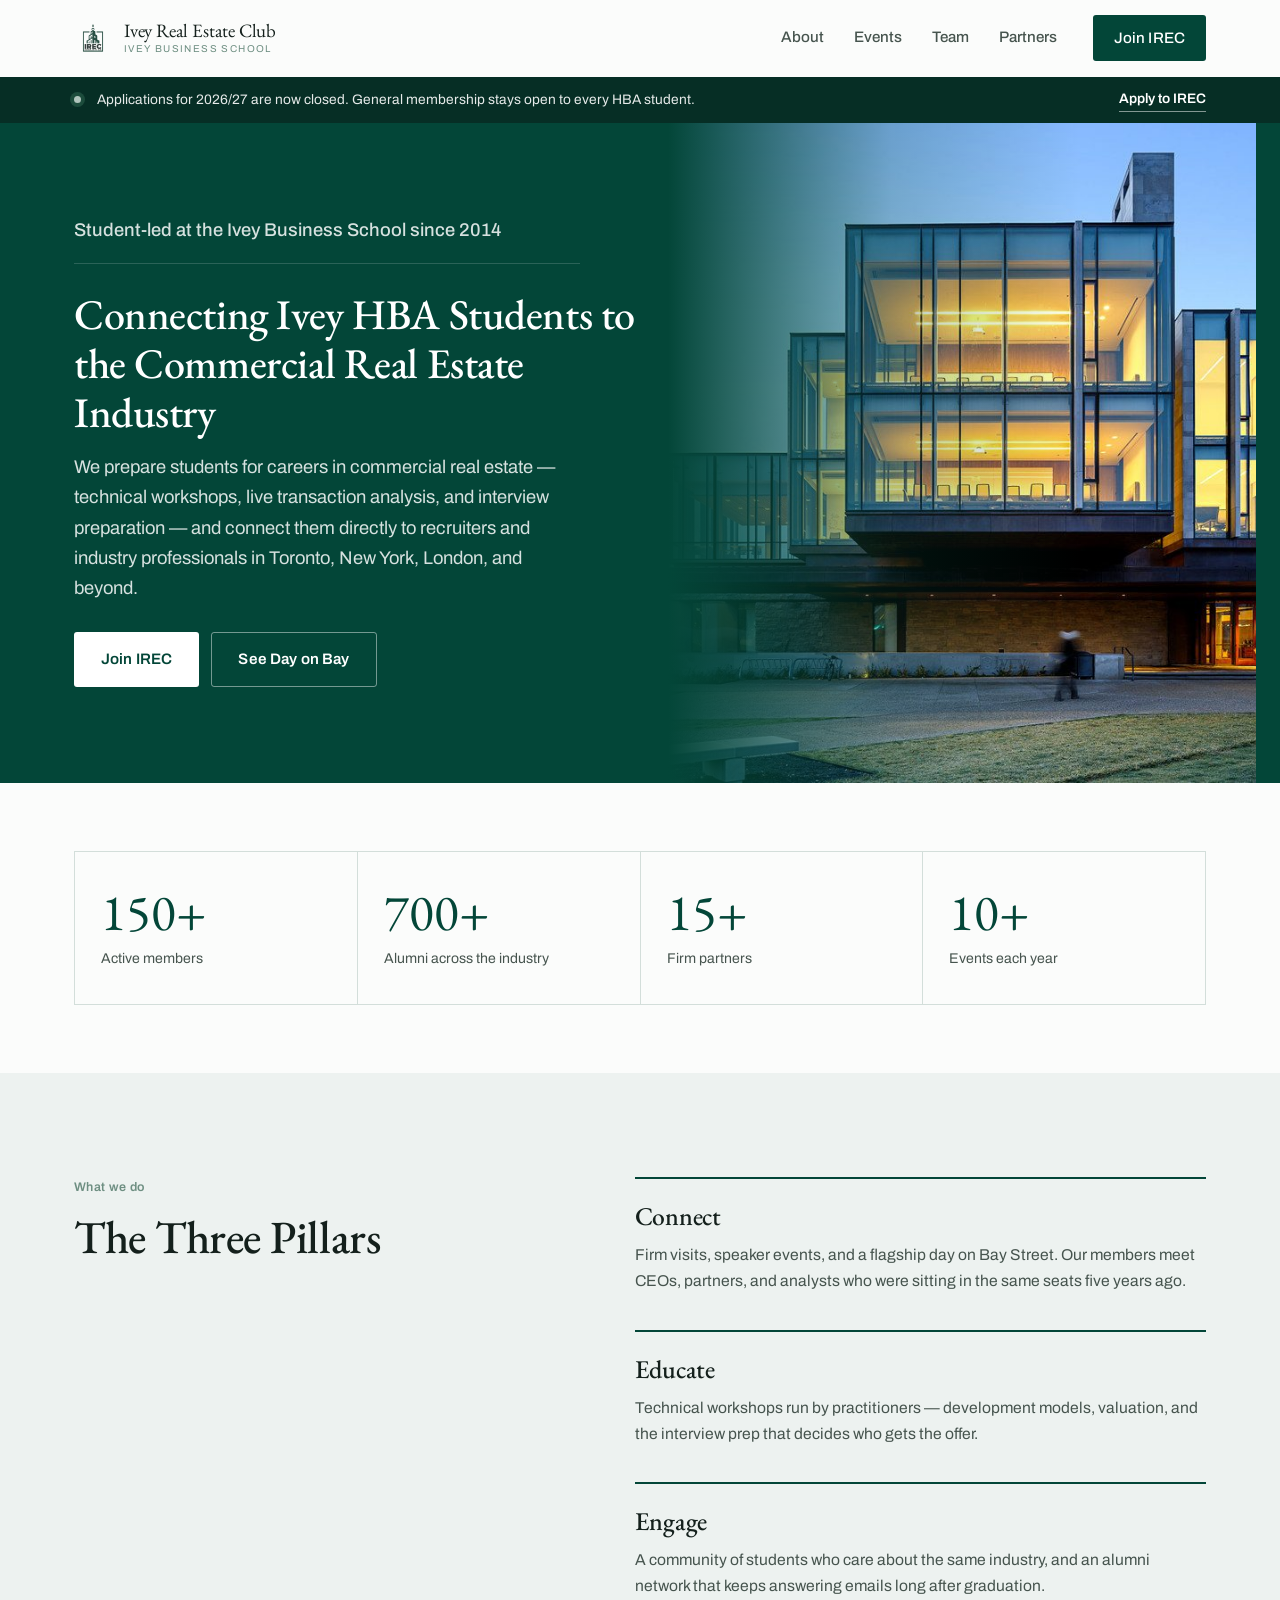
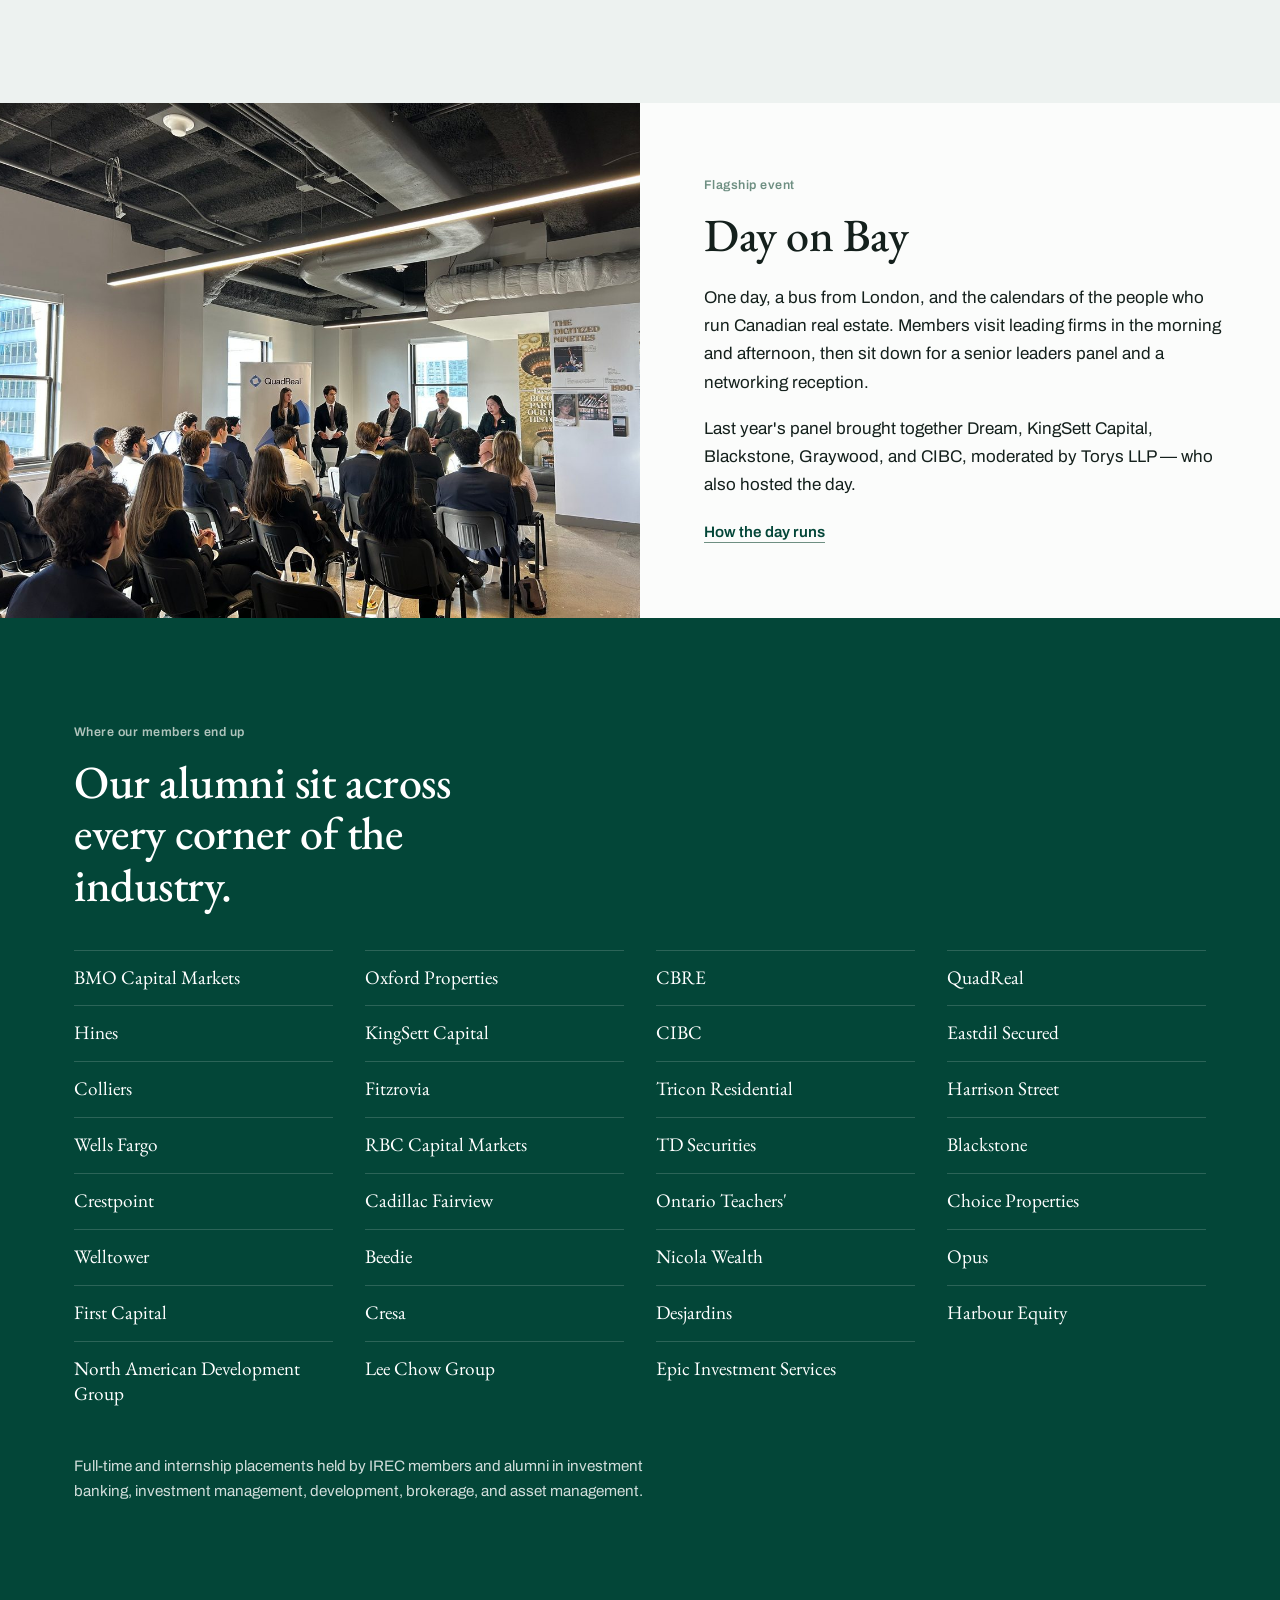
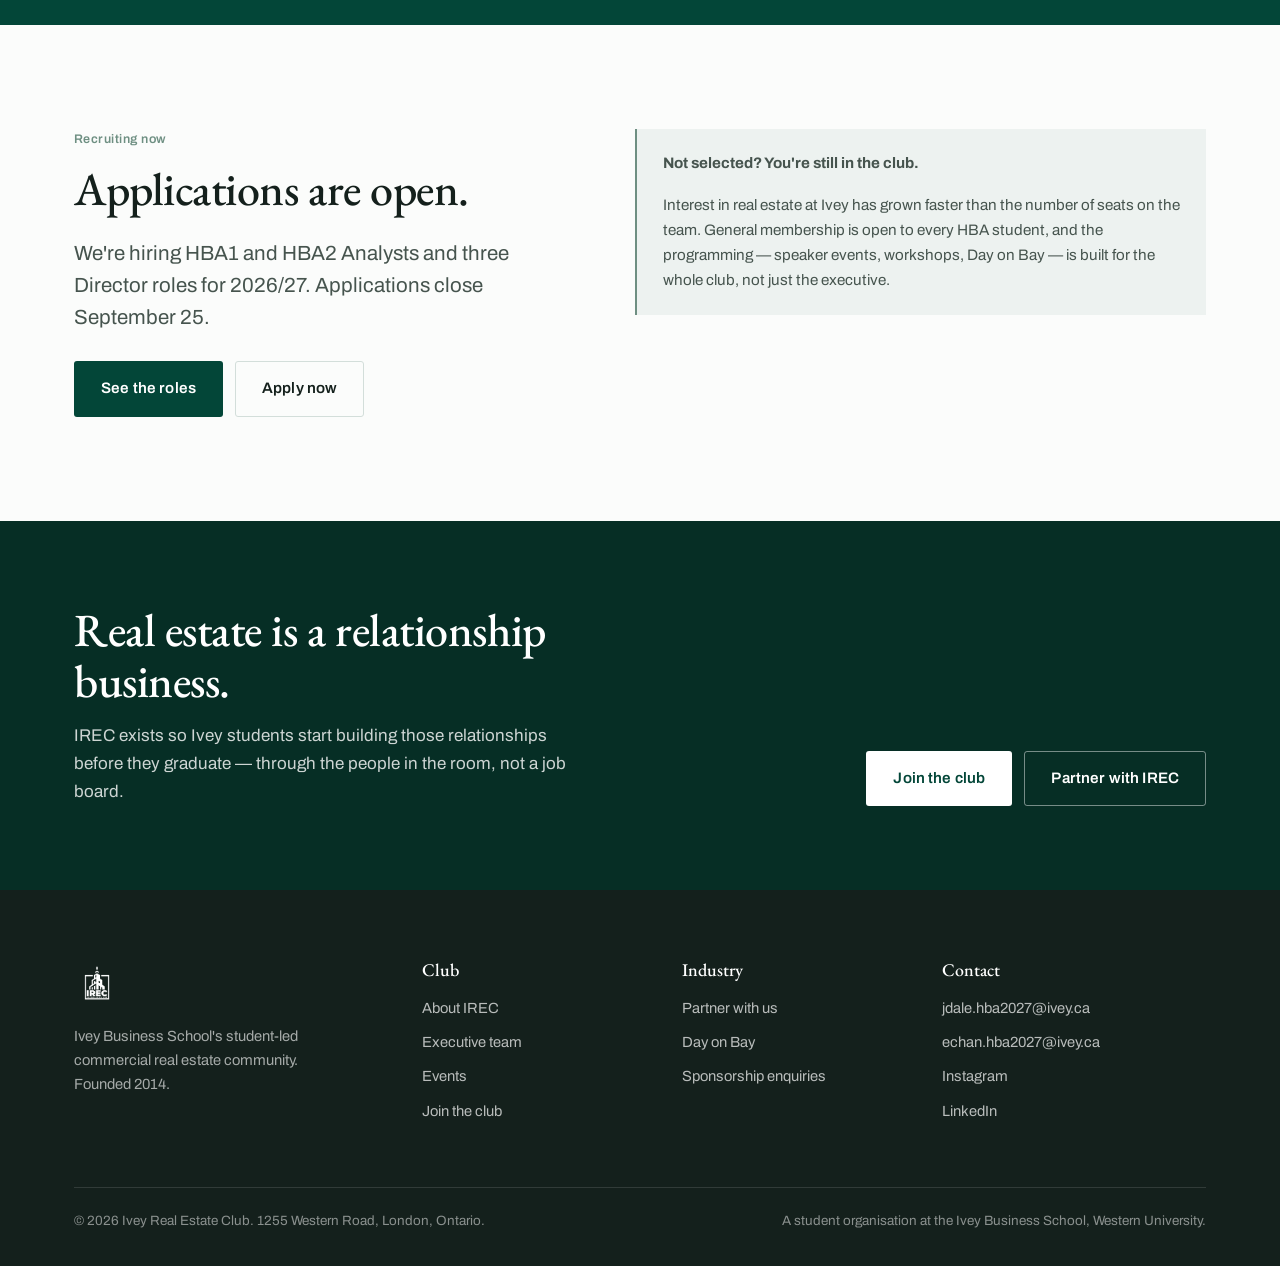
<file: index.html>
<!DOCTYPE html>
<html lang="en">
<head>
<meta charset="utf-8">
<meta name="viewport" content="width=device-width, initial-scale=1">
<title>Ivey Real Estate Club — Ivey Business School</title>
<meta name="description" content="IREC is Ivey Business School's student-led commercial real estate community, connecting HBA students to the industry through Day on Bay, firm visits, technical workshops, and one of Canada's strongest student alumni networks.">
<meta property="og:title" content="Ivey Real Estate Club — Ivey Business School">
<meta property="og:description" content="IREC is Ivey Business School's student-led commercial real estate community, connecting HBA students to the industry through Day on Bay, firm visits, technical workshops, and one of Canada's strongest student alumni networks.">
<meta property="og:type" content="website">
<meta property="og:image" content="assets/photos/dob-group.jpg">
<meta name="theme-color" content="#034638">
<link rel="icon" href="assets/logos/irec.png">
<link rel="preconnect" href="https://fonts.googleapis.com">
<link rel="preconnect" href="https://fonts.gstatic.com" crossorigin>
<link href="https://fonts.googleapis.com/css2?family=Archivo:wght@400;500;600&family=EB+Garamond:wght@400;500;600&display=swap" rel="stylesheet">
<link rel="stylesheet" href="css/style.css">
</head>
<body>
<a class="skip" href="#main">Skip to content</a>

<header class="header">
  <div class="wrap header__inner">
    <a class="brand" href="index.html">
      <img src="assets/logos/irec.png" alt="">
      <span class="brand__name">Ivey Real Estate Club
        <span class="brand__sub">Ivey Business School</span>
      </span>
    </a>
    <button class="nav-toggle" aria-expanded="false" aria-controls="site-nav" aria-label="Open menu">
      <span></span><span></span><span></span>
    </button>
    <nav class="nav" id="site-nav" aria-label="Main">
        <a href="about.html">About</a>
        <a href="events.html">Events</a>
        <a href="team.html">Team</a>
        <a href="partners.html">Partners</a>
      <a class="btn btn--solid" href="join.html">Join IREC</a>
    </nav>
  </div>
</header>
  <div class="status" data-countdown="2026-09-25T23:59:00">
    <div class="wrap status__inner">
      <span class="status__dot" aria-hidden="true"></span>
      <span class="status__text" data-countdown-text>Analyst and Director applications for 2026/27 are open until September&nbsp;25.</span>
      <a href="join.html">Apply to IREC</a>
    </div>
  </div>

<main id="main">
<section class="hero">
  <div class="wrap">
    <div class="hero__grid">
      <div class="hero__copy">
        <p class="hero__eyebrow">Student-led at the Ivey Business School since 2014</p>
        <h1 class="h1--long">Connecting Ivey HBA Students to the Commercial Real Estate Industry</h1>
        <p>We prepare students for careers in commercial real estate — technical workshops, live transaction analysis, and interview preparation — and connect them directly to recruiters and industry professionals in Toronto, New York, London, and beyond.</p>
        <div class="btn-row">
          <a class="btn btn--light" href="join.html">Join IREC</a>
          <a class="btn btn--outline-light" href="events.html#day-on-bay">See Day on Bay</a>
        </div>
      </div>
      <div class="hero__media">
        <img src="assets/photos/ivey-building-dusk.jpg" alt="The Ivey Business School building at dusk" width="1600" height="1067">
      </div>
    </div>
  </div>
</section>

<section class="section--tight">
  <div class="wrap">
    <div class="stats">
      <div class="stat"><div class="stat__n">150+</div><div class="stat__l">Active members</div></div>
      <div class="stat"><div class="stat__n">700+</div><div class="stat__l">Alumni across the industry</div></div>
      <div class="stat"><div class="stat__n">15+</div><div class="stat__l">Firm partners</div></div>
      <div class="stat"><div class="stat__n">10+</div><div class="stat__l">Events each year</div></div>
    </div>
  </div>
</section>

<section class="section section--mist">
  <div class="wrap">
    <div class="grid grid--split">
      <div>
        <span class="kicker">What we do</span>
        <h2>The Three Pillars</h2>
      </div>
      <div class="grid" style="gap:36px">
        <div class="pillar">
          <h3>Connect</h3>
          <p>Firm visits, speaker events, and a flagship day on Bay Street. Our members meet CEOs, partners, and analysts who were sitting in the same seats five years ago.</p>
        </div>
        <div class="pillar">
          <h3>Educate</h3>
          <p>Technical workshops run by practitioners — development models, valuation, and the interview prep that decides who gets the offer.</p>
        </div>
        <div class="pillar">
          <h3>Engage</h3>
          <p>A community of students who care about the same industry, and an alumni network that keeps answering emails long after graduation.</p>
        </div>
      </div>
    </div>
  </div>
</section>

<section class="feature" id="day-on-bay">
  <div class="feature__media">
    <img src="assets/photos/dob-panel-2.jpg" alt="Senior real estate leaders on the Day on Bay panel" loading="lazy">
  </div>
  <div class="feature__body">
    <div class="wrap" style="padding:0;max-width:520px;margin:0">
      <span class="kicker">Flagship event</span>
      <h2>Day on Bay</h2>
      <p>One day, a bus from London, and the calendars of the people who run Canadian real estate. Members visit leading firms in the morning and afternoon, then sit down for a senior leaders panel and a networking reception.</p>
      <p>Last year's panel brought together Dream, KingSett Capital, Blackstone, Graywood, and CIBC, moderated by Torys LLP — who also hosted the day.</p>
      <a class="textlink" href="events.html#day-on-bay">How the day runs</a>
    </div>
  </div>
</section>

<section class="section section--forest">
  <div class="wrap">
    <span class="kicker">Where our members end up</span>
    <h2 style="max-width:18ch">Our alumni sit across every corner of the industry.</h2>
    <div class="wall" style="margin-top:38px">
      <span>BMO Capital Markets</span>
      <span>Oxford Properties</span>
      <span>CBRE</span>
      <span>QuadReal</span>
      <span>Hines</span>
      <span>KingSett Capital</span>
      <span>CIBC</span>
      <span>Eastdil Secured</span>
      <span>Colliers</span>
      <span>Fitzrovia</span>
      <span>Tricon Residential</span>
      <span>Harrison Street</span>
      <span>Wells Fargo</span>
      <span>RBC Capital Markets</span>
      <span>TD Securities</span>
      <span>Blackstone</span>
      <span>Crestpoint</span>
      <span>Cadillac Fairview</span>
      <span>Ontario Teachers'</span>
      <span>Choice Properties</span>
      <span>Welltower</span>
      <span>Beedie</span>
      <span>Nicola Wealth</span>
      <span>Opus</span>
      <span>First Capital</span>
      <span>Cresa</span>
      <span>Desjardins</span>
      <span>Harbour Equity</span>
      <span>North American Development Group</span>
      <span>Lee Chow Group</span>
      <span>Epic Investment Services</span>
    </div>
    <p style="margin-top:32px;font-size:.95rem">Full-time and internship placements held by IREC members and alumni in investment banking, investment management, development, brokerage, and asset management.</p>
  </div>
</section>

<section class="section">
  <div class="wrap">
    <div class="grid grid--split">
      <div>
        <span class="kicker">Recruiting now</span>
        <h2>Applications are open.</h2>
        <p class="lede">We're hiring HBA1 and HBA2 Analysts and three Director roles for 2026/27. Applications close September&nbsp;25.</p>
        <div class="btn-row">
          <a class="btn btn--solid" href="join.html">See the roles</a>
          <a class="btn btn--ghost" href="https://forms.gle/v6hqvXNeYxCrPAKw6" rel="noopener">Apply now</a>
        </div>
      </div>
      <div class="note">
        <p><strong>Not selected? You're still in the club.</strong></p>
        <p>Interest in real estate at Ivey has grown faster than the number of seats on the team. General membership is open to every HBA student, and the programming — speaker events, workshops, Day on Bay — is built for the whole club, not just the executive.</p>
      </div>
    </div>
  </div>
</section>

<section class="cta">
  <div class="wrap cta__inner">
    <div>
      <h2>Real estate is a relationship business.</h2>
      <p style="margin-bottom:0">IREC exists so Ivey students start building those relationships before they graduate — through the people in the room, not a job board.</p>
    </div>
    <div class="btn-row">
      <a class="btn btn--light" href="join.html">Join the club</a>
      <a class="btn btn--outline-light" href="partners.html">Partner with IREC</a>
    </div>
  </div>
</section>
</main>

<footer class="footer">
  <div class="wrap">
    <div class="footer__grid">
      <div class="footer__brand">
        <img src="assets/logos/irec-white.png" alt="Ivey Real Estate Club">
        <p>Ivey Business School's student-led commercial real estate community. Founded 2014.</p>
      </div>
      <div>
        <h4>Club</h4>
        <ul>
          <li><a href="about.html">About IREC</a></li>
          <li><a href="team.html">Executive team</a></li>
          <li><a href="events.html">Events</a></li>
          <li><a href="join.html">Join the club</a></li>
        </ul>
      </div>
      <div>
        <h4>Industry</h4>
        <ul>
          <li><a href="partners.html">Partner with us</a></li>
          <li><a href="events.html#day-on-bay">Day on Bay</a></li>
          <li><a href="mailto:jdale.hba2027@ivey.ca,echan.hba2027@ivey.ca?subject=Ivey%20Real%20Estate%20Club%20partnership">Sponsorship enquiries</a></li>
        </ul>
      </div>
      <div>
        <h4>Contact</h4>
        <ul>
          <li><a href="mailto:jdale.hba2027@ivey.ca">jdale.hba2027@ivey.ca</a></li>
          <li><a href="mailto:echan.hba2027@ivey.ca">echan.hba2027@ivey.ca</a></li>
          <li><a href="https://www.instagram.com/iveyrealestateclub/" rel="noopener">Instagram</a></li>
          <li><a href="https://ca.linkedin.com/company/iveyrealestateclub" rel="noopener">LinkedIn</a></li>
        </ul>
      </div>
    </div>
    <div class="footer__base">
      <span>&copy; 2026 Ivey Real Estate Club. 1255 Western Road, London, Ontario.</span>
      <span>A student organisation at the Ivey Business School, Western University.</span>
    </div>
  </div>
</footer>

<script src="js/main.js"></script>
</body>
</html>
</file>
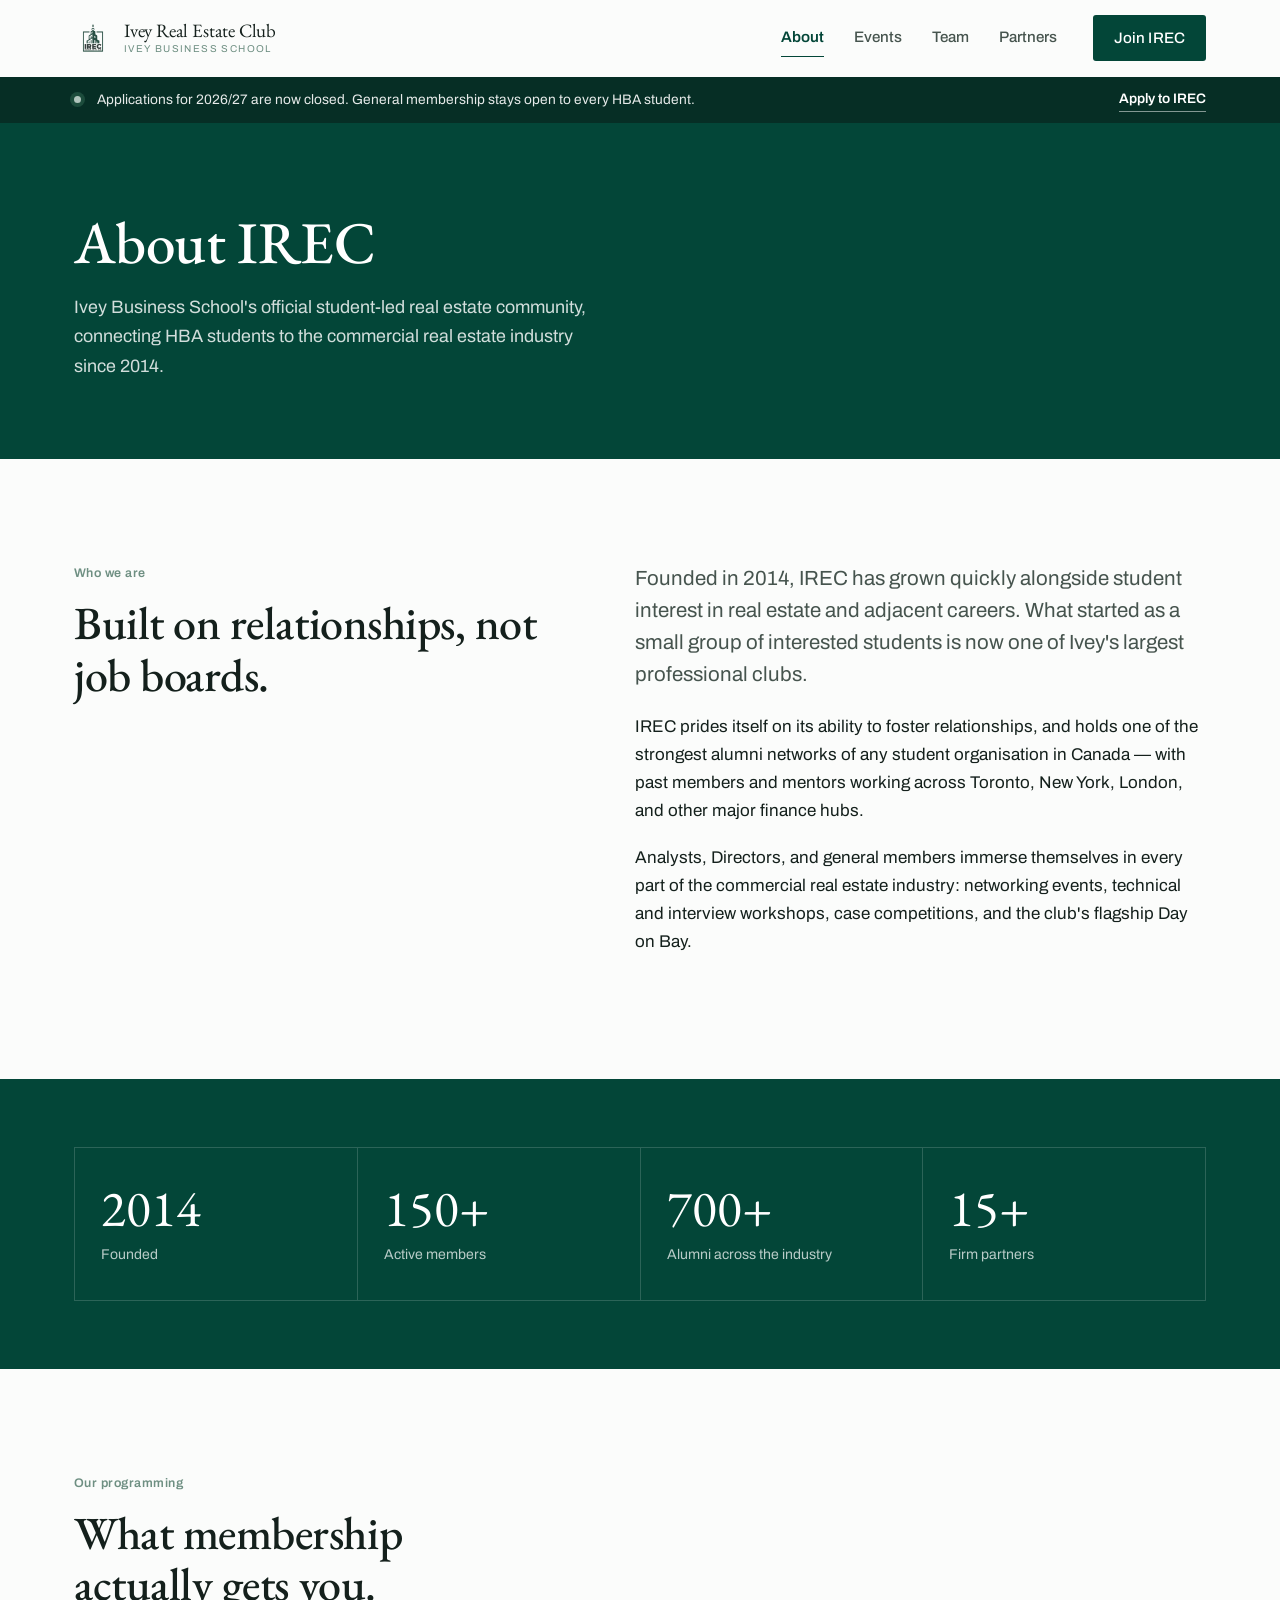
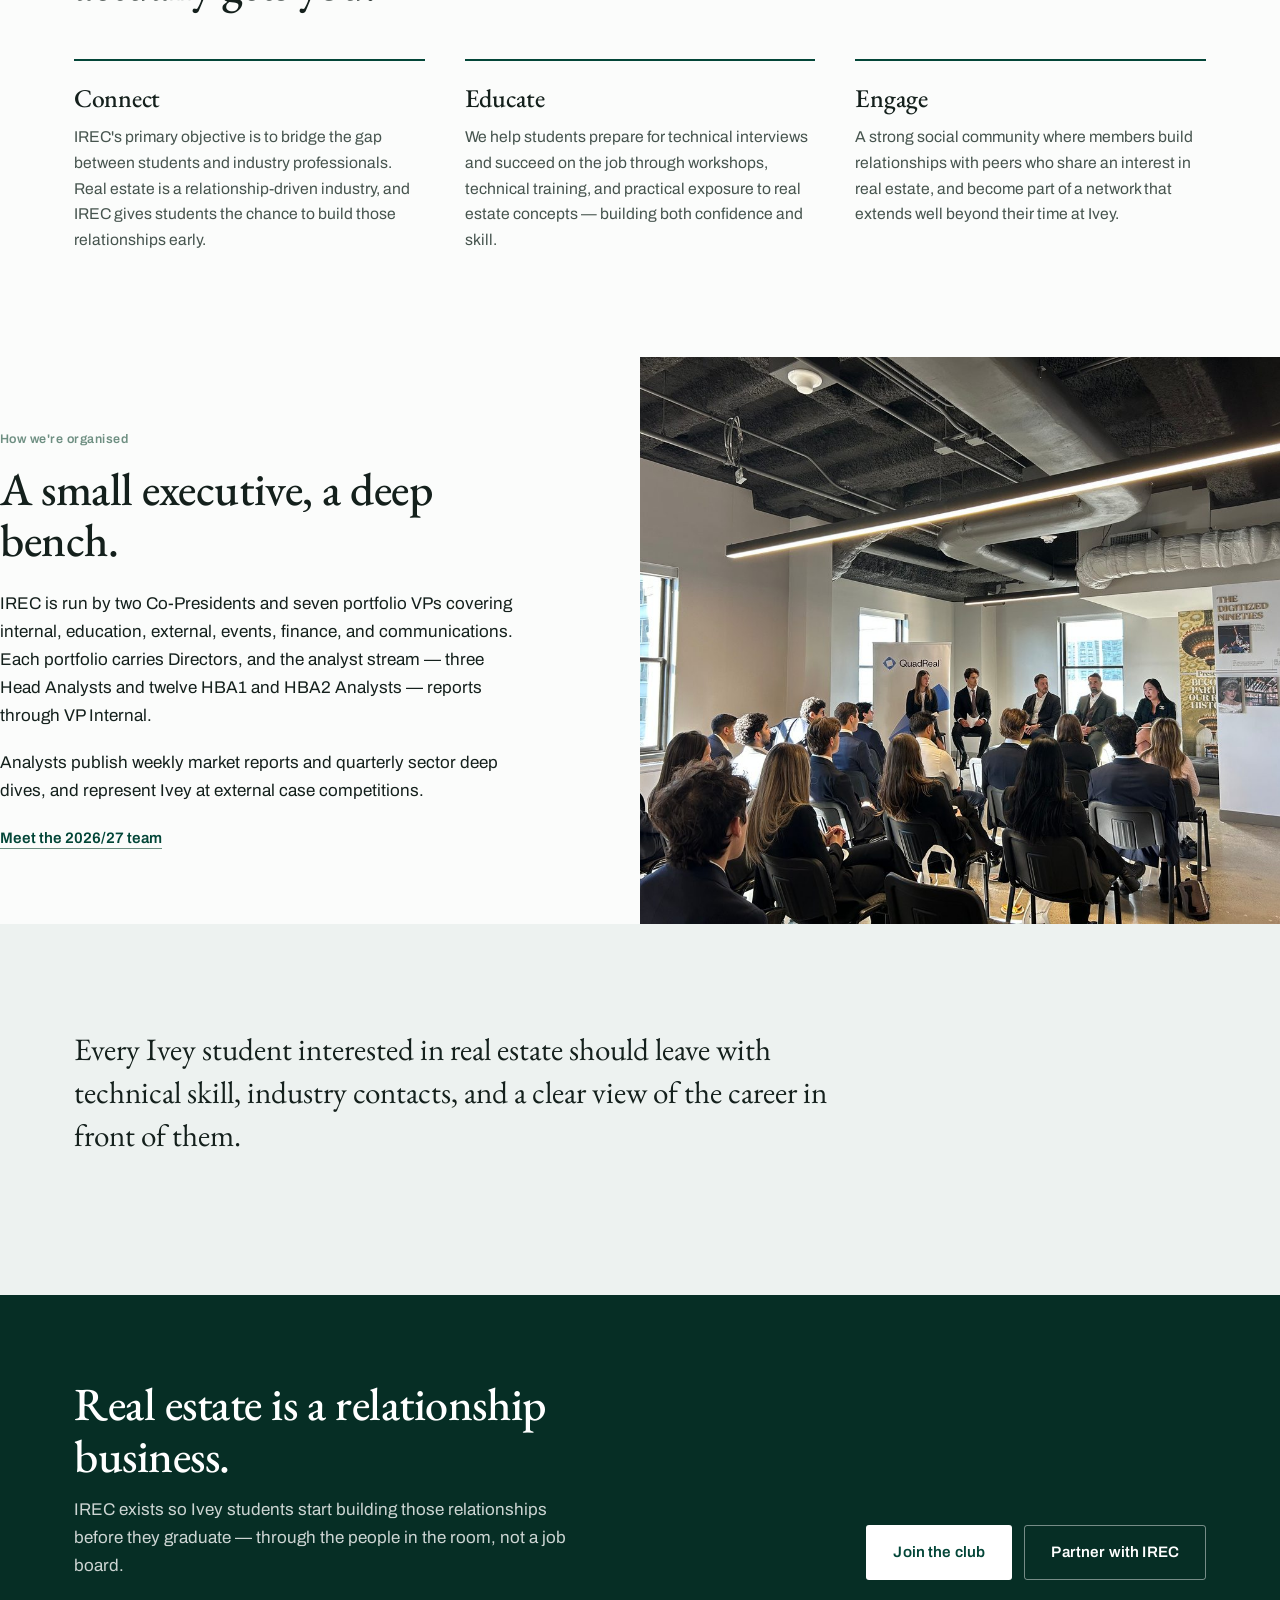
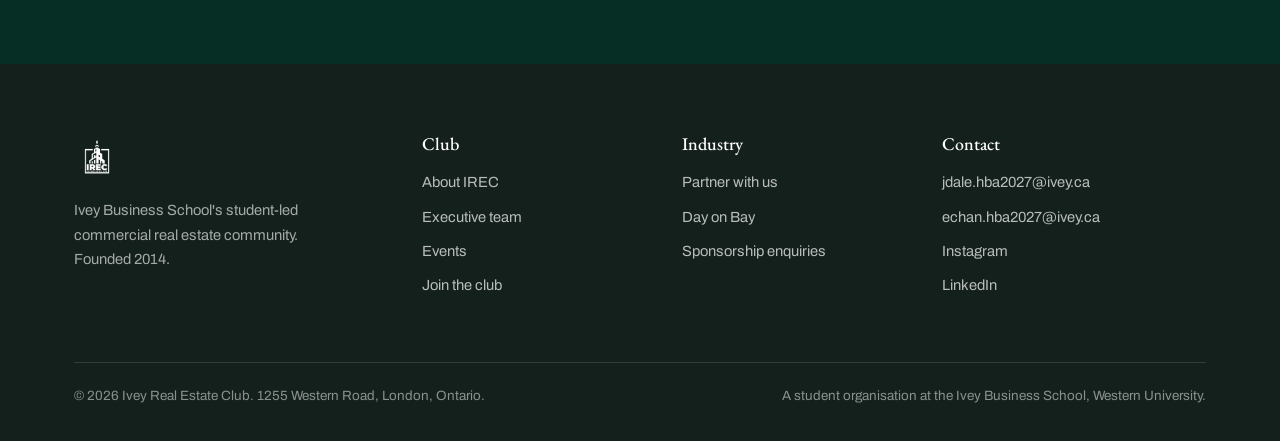
<file: about.html>
<!DOCTYPE html>
<html lang="en">
<head>
<meta charset="utf-8">
<meta name="viewport" content="width=device-width, initial-scale=1">
<title>About — Ivey Real Estate Club</title>
<meta name="description" content="Founded in 2014, IREC connects Ivey HBA students to the commercial real estate industry through connection, education, and community.">
<meta property="og:title" content="About — Ivey Real Estate Club">
<meta property="og:description" content="Founded in 2014, IREC connects Ivey HBA students to the commercial real estate industry through connection, education, and community.">
<meta property="og:type" content="website">
<meta property="og:image" content="assets/photos/dob-group.jpg">
<meta name="theme-color" content="#034638">
<link rel="icon" href="assets/logos/irec.png">
<link rel="preconnect" href="https://fonts.googleapis.com">
<link rel="preconnect" href="https://fonts.gstatic.com" crossorigin>
<link href="https://fonts.googleapis.com/css2?family=Archivo:wght@400;500;600&family=EB+Garamond:wght@400;500;600&display=swap" rel="stylesheet">
<link rel="stylesheet" href="css/style.css">
</head>
<body>
<a class="skip" href="#main">Skip to content</a>

<header class="header">
  <div class="wrap header__inner">
    <a class="brand" href="index.html">
      <img src="assets/logos/irec.png" alt="">
      <span class="brand__name">Ivey Real Estate Club
        <span class="brand__sub">Ivey Business School</span>
      </span>
    </a>
    <button class="nav-toggle" aria-expanded="false" aria-controls="site-nav" aria-label="Open menu">
      <span></span><span></span><span></span>
    </button>
    <nav class="nav" id="site-nav" aria-label="Main">
        <a href="about.html" class="is-active">About</a>
        <a href="events.html">Events</a>
        <a href="team.html">Team</a>
        <a href="partners.html">Partners</a>
      <a class="btn btn--solid" href="join.html">Join IREC</a>
    </nav>
  </div>
</header>
  <div class="status" data-countdown="2026-09-25T23:59:00">
    <div class="wrap status__inner">
      <span class="status__dot" aria-hidden="true"></span>
      <span class="status__text" data-countdown-text>Analyst and Director applications for 2026/27 are open until September&nbsp;25.</span>
      <a href="join.html">Apply to IREC</a>
    </div>
  </div>

<main id="main">
<section class="pagehead">
  <div class="wrap">
    <h1>About IREC</h1>
    <p>Ivey Business School's official student-led real estate community, connecting HBA students to the commercial real estate industry since 2014.</p>
  </div>
</section>

<section class="section">
  <div class="wrap">
    <div class="grid grid--split">
      <div>
        <span class="kicker">Who we are</span>
        <h2>Built on relationships, not job boards.</h2>
      </div>
      <div>
        <p class="lede">Founded in 2014, IREC has grown quickly alongside student interest in real estate and adjacent careers. What started as a small group of interested students is now one of Ivey's largest professional clubs.</p>
        <p>IREC prides itself on its ability to foster relationships, and holds one of the strongest alumni networks of any student organisation in Canada — with past members and mentors working across Toronto, New York, London, and other major finance hubs.</p>
        <p>Analysts, Directors, and general members immerse themselves in every part of the commercial real estate industry: networking events, technical and interview workshops, case competitions, and the club's flagship Day on Bay.</p>
      </div>
    </div>
  </div>
</section>

<section class="section section--forest section--tight">
  <div class="wrap">
    <div class="stats">
      <div class="stat"><div class="stat__n">2014</div><div class="stat__l">Founded</div></div>
      <div class="stat"><div class="stat__n">150+</div><div class="stat__l">Active members</div></div>
      <div class="stat"><div class="stat__n">700+</div><div class="stat__l">Alumni across the industry</div></div>
      <div class="stat"><div class="stat__n">15+</div><div class="stat__l">Firm partners</div></div>
    </div>
  </div>
</section>

<section class="section">
  <div class="wrap">
    <span class="kicker">Our programming</span>
    <h2 style="max-width:20ch">What membership actually gets you.</h2>
    <div class="grid grid--3" style="margin-top:48px">
      <div class="pillar">
        <h3>Connect</h3>
        <p>IREC's primary objective is to bridge the gap between students and industry professionals. Real estate is a relationship-driven industry, and IREC gives students the chance to build those relationships early.</p>
      </div>
      <div class="pillar">
        <h3>Educate</h3>
        <p>We help students prepare for technical interviews and succeed on the job through workshops, technical training, and practical exposure to real estate concepts — building both confidence and skill.</p>
      </div>
      <div class="pillar">
        <h3>Engage</h3>
        <p>A strong social community where members build relationships with peers who share an interest in real estate, and become part of a network that extends well beyond their time at Ivey.</p>
      </div>
    </div>
  </div>
</section>

<section class="feature feature--flip">
  <div class="feature__media">
    <img src="assets/photos/quadreal-panel.jpg" alt="Students at an IREC information session" loading="lazy">
  </div>
  <div class="feature__body">
    <div style="max-width:520px">
      <span class="kicker">How we're organised</span>
      <h2>A small executive, a deep bench.</h2>
      <p>IREC is run by two Co-Presidents and seven portfolio VPs covering internal, education, external, events, finance, and communications. Each portfolio carries Directors, and the analyst stream — three Head Analysts and twelve HBA1 and HBA2 Analysts — reports through VP Internal.</p>
      <p>Analysts publish weekly market reports and quarterly sector deep dives, and represent Ivey at external case competitions.</p>
      <a class="textlink" href="team.html">Meet the 2026/27 team</a>
    </div>
  </div>
</section>

<section class="section section--mist">
  <div class="wrap">
    <div class="quote">
      <p>Every Ivey student interested in real estate should leave with technical skill, industry contacts, and a clear view of the career in front of them.</p>
    </div>
  </div>
</section>

<section class="cta">
  <div class="wrap cta__inner">
    <div>
      <h2>Real estate is a relationship business.</h2>
      <p style="margin-bottom:0">IREC exists so Ivey students start building those relationships before they graduate — through the people in the room, not a job board.</p>
    </div>
    <div class="btn-row">
      <a class="btn btn--light" href="join.html">Join the club</a>
      <a class="btn btn--outline-light" href="partners.html">Partner with IREC</a>
    </div>
  </div>
</section>
</main>

<footer class="footer">
  <div class="wrap">
    <div class="footer__grid">
      <div class="footer__brand">
        <img src="assets/logos/irec-white.png" alt="Ivey Real Estate Club">
        <p>Ivey Business School's student-led commercial real estate community. Founded 2014.</p>
      </div>
      <div>
        <h4>Club</h4>
        <ul>
          <li><a href="about.html">About IREC</a></li>
          <li><a href="team.html">Executive team</a></li>
          <li><a href="events.html">Events</a></li>
          <li><a href="join.html">Join the club</a></li>
        </ul>
      </div>
      <div>
        <h4>Industry</h4>
        <ul>
          <li><a href="partners.html">Partner with us</a></li>
          <li><a href="events.html#day-on-bay">Day on Bay</a></li>
          <li><a href="mailto:jdale.hba2027@ivey.ca,echan.hba2027@ivey.ca?subject=Ivey%20Real%20Estate%20Club%20partnership">Sponsorship enquiries</a></li>
        </ul>
      </div>
      <div>
        <h4>Contact</h4>
        <ul>
          <li><a href="mailto:jdale.hba2027@ivey.ca">jdale.hba2027@ivey.ca</a></li>
          <li><a href="mailto:echan.hba2027@ivey.ca">echan.hba2027@ivey.ca</a></li>
          <li><a href="https://www.instagram.com/iveyrealestateclub/" rel="noopener">Instagram</a></li>
          <li><a href="https://ca.linkedin.com/company/iveyrealestateclub" rel="noopener">LinkedIn</a></li>
        </ul>
      </div>
    </div>
    <div class="footer__base">
      <span>&copy; 2026 Ivey Real Estate Club. 1255 Western Road, London, Ontario.</span>
      <span>A student organisation at the Ivey Business School, Western University.</span>
    </div>
  </div>
</footer>

<script src="js/main.js"></script>
</body>
</html>
</file>
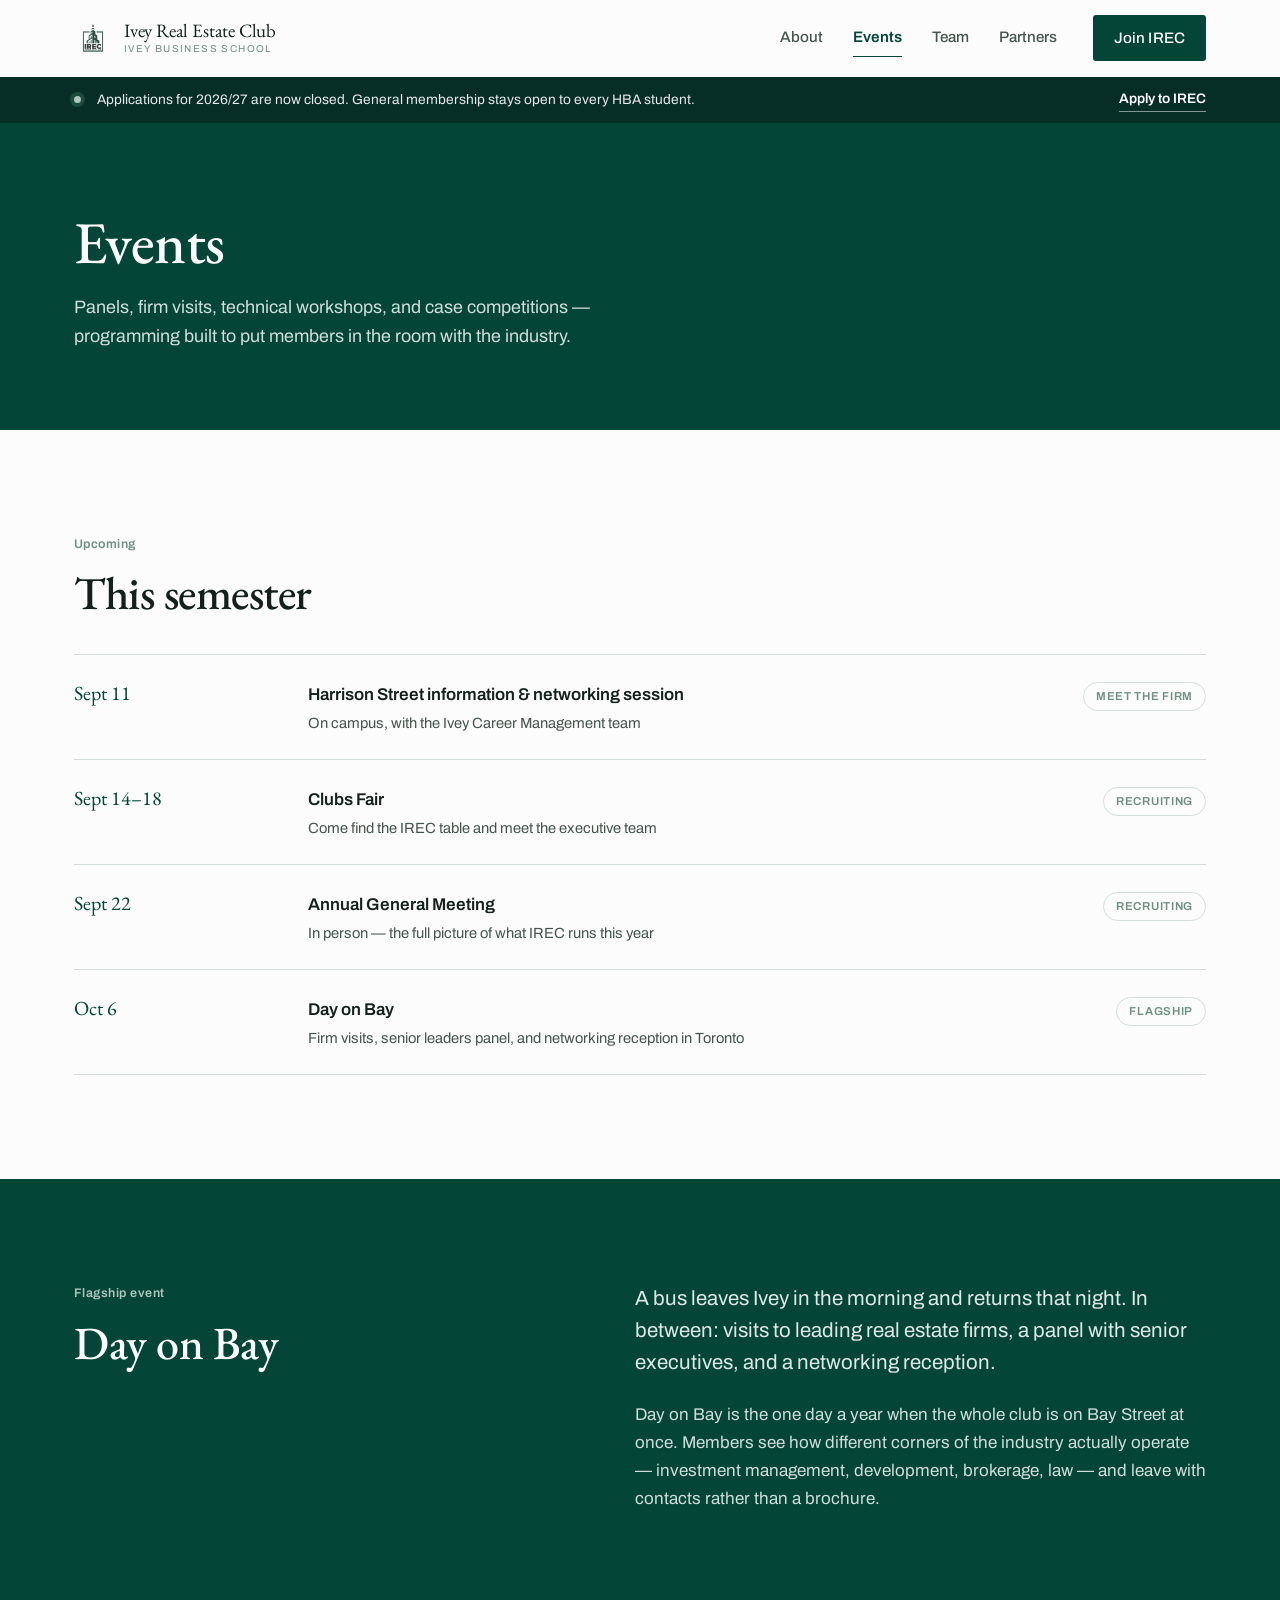
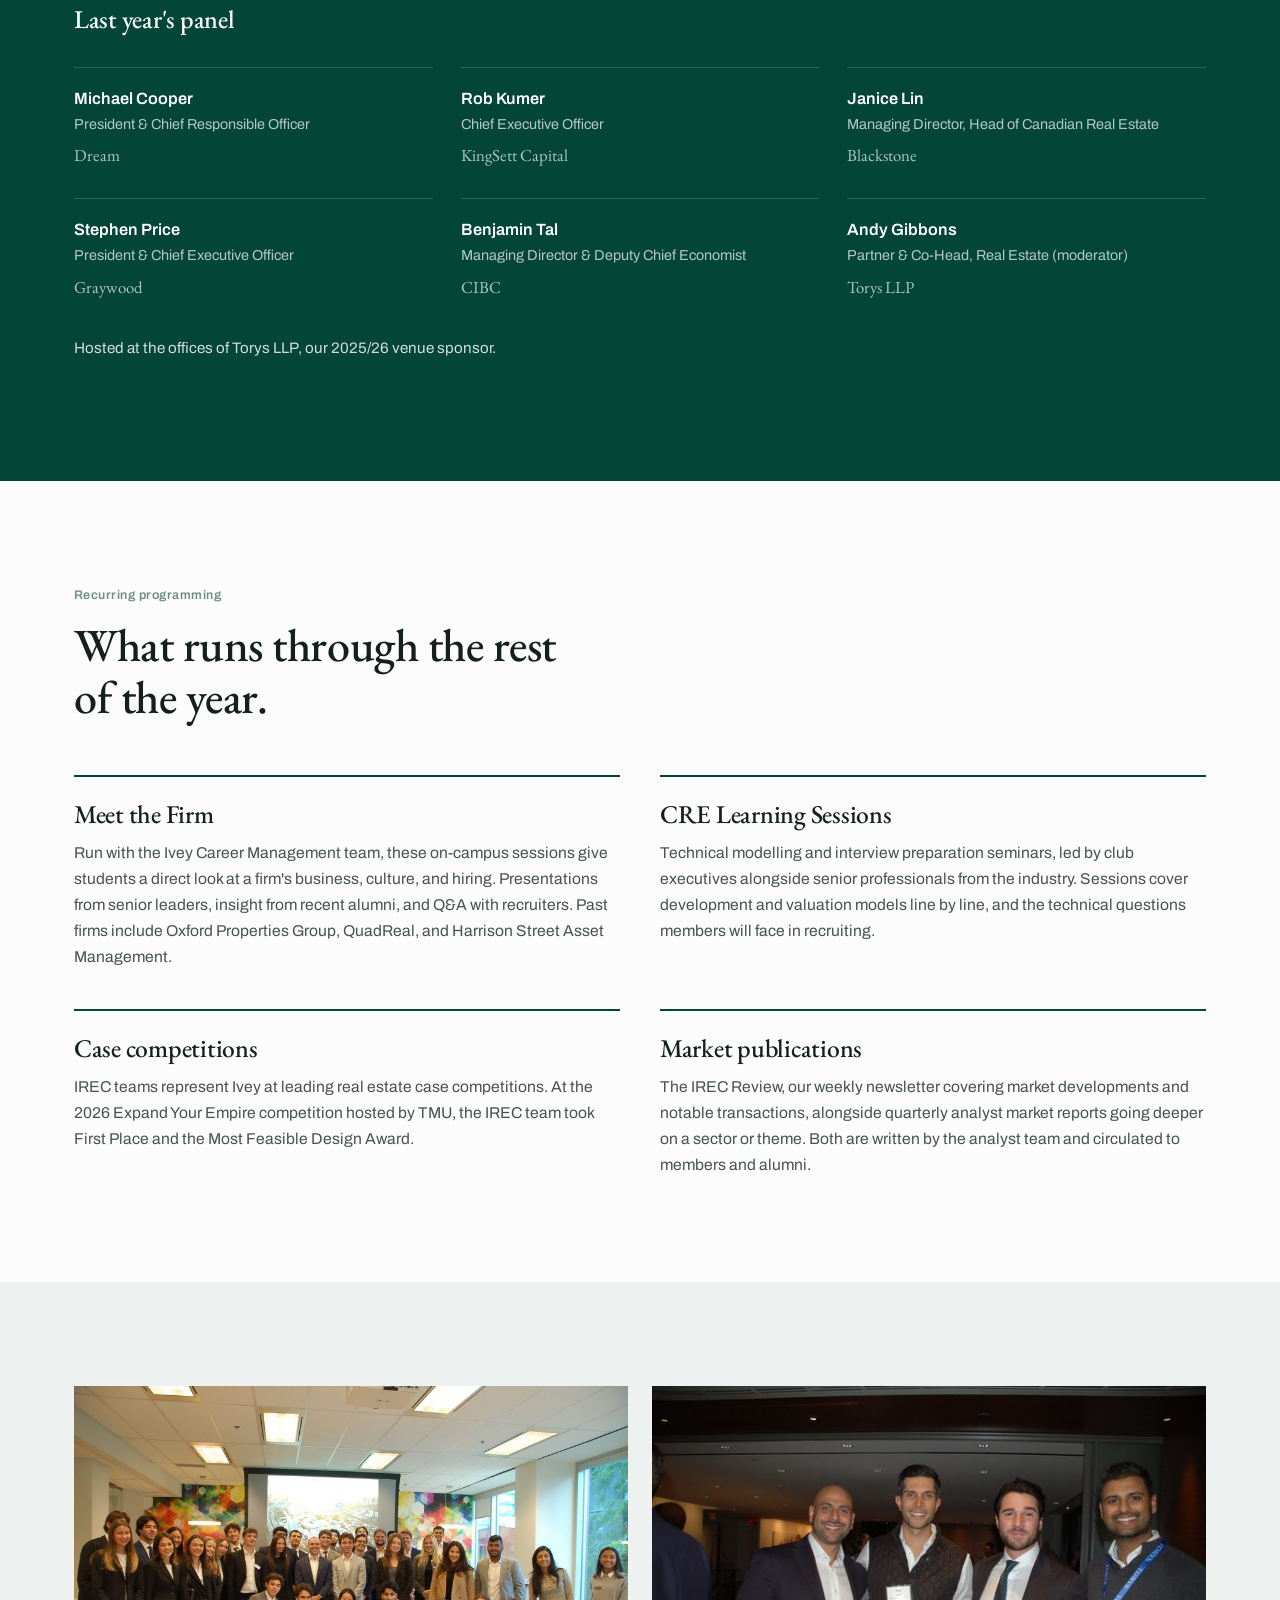
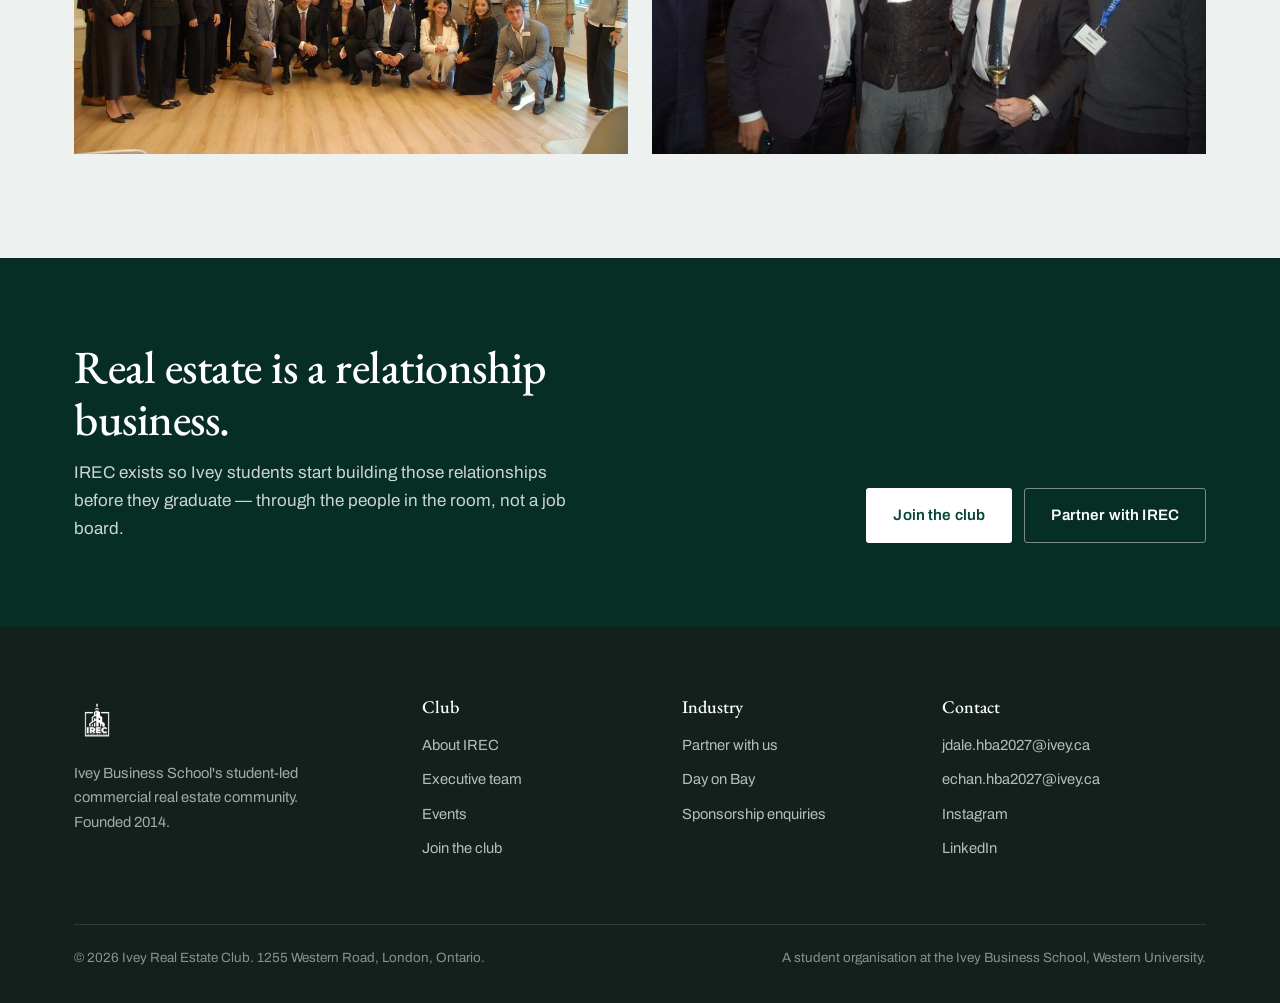
<file: events.html>
<!DOCTYPE html>
<html lang="en">
<head>
<meta charset="utf-8">
<meta name="viewport" content="width=device-width, initial-scale=1">
<title>Events — Ivey Real Estate Club</title>
<meta name="description" content="Day on Bay, Meet the Firm sessions, CRE technical workshops, case competitions, and senior leaders panels hosted by the Ivey Real Estate Club.">
<meta property="og:title" content="Events — Ivey Real Estate Club">
<meta property="og:description" content="Day on Bay, Meet the Firm sessions, CRE technical workshops, case competitions, and senior leaders panels hosted by the Ivey Real Estate Club.">
<meta property="og:type" content="website">
<meta property="og:image" content="assets/photos/dob-group.jpg">
<meta name="theme-color" content="#034638">
<link rel="icon" href="assets/logos/irec.png">
<link rel="preconnect" href="https://fonts.googleapis.com">
<link rel="preconnect" href="https://fonts.gstatic.com" crossorigin>
<link href="https://fonts.googleapis.com/css2?family=Archivo:wght@400;500;600&family=EB+Garamond:wght@400;500;600&display=swap" rel="stylesheet">
<link rel="stylesheet" href="css/style.css">
</head>
<body>
<a class="skip" href="#main">Skip to content</a>

<header class="header">
  <div class="wrap header__inner">
    <a class="brand" href="index.html">
      <img src="assets/logos/irec.png" alt="">
      <span class="brand__name">Ivey Real Estate Club
        <span class="brand__sub">Ivey Business School</span>
      </span>
    </a>
    <button class="nav-toggle" aria-expanded="false" aria-controls="site-nav" aria-label="Open menu">
      <span></span><span></span><span></span>
    </button>
    <nav class="nav" id="site-nav" aria-label="Main">
        <a href="about.html">About</a>
        <a href="events.html" class="is-active">Events</a>
        <a href="team.html">Team</a>
        <a href="partners.html">Partners</a>
      <a class="btn btn--solid" href="join.html">Join IREC</a>
    </nav>
  </div>
</header>
  <div class="status" data-countdown="2026-09-25T23:59:00">
    <div class="wrap status__inner">
      <span class="status__dot" aria-hidden="true"></span>
      <span class="status__text" data-countdown-text>Analyst and Director applications for 2026/27 are open until September&nbsp;25.</span>
      <a href="join.html">Apply to IREC</a>
    </div>
  </div>

<main id="main">
<section class="pagehead">
  <div class="wrap">
    <h1>Events</h1>
    <p>Panels, firm visits, technical workshops, and case competitions — programming built to put members in the room with the industry.</p>
  </div>
</section>

<section class="section">
  <div class="wrap">
    <span class="kicker">Upcoming</span>
    <h2>This semester</h2>
    <div class="dates" style="margin-top:34px">
      <div class="date-row">
        <div class="date-row__when">Sept 11</div>
        <div class="date-row__what"><strong>Harrison Street information &amp; networking session</strong><span>On campus, with the Ivey Career Management team</span></div>
        <div class="date-row__tag">Meet the Firm</div>
      </div>
      <div class="date-row">
        <div class="date-row__when">Sept 14&ndash;18</div>
        <div class="date-row__what"><strong>Clubs Fair</strong><span>Come find the IREC table and meet the executive team</span></div>
        <div class="date-row__tag">Recruiting</div>
      </div>
      <div class="date-row">
        <div class="date-row__when">Sept 22</div>
        <div class="date-row__what"><strong>Annual General Meeting</strong><span>In person — the full picture of what IREC runs this year</span></div>
        <div class="date-row__tag">Recruiting</div>
      </div>
      <div class="date-row">
        <div class="date-row__when">Oct 6</div>
        <div class="date-row__what"><strong>Day on Bay</strong><span>Firm visits, senior leaders panel, and networking reception in Toronto</span></div>
        <div class="date-row__tag">Flagship</div>
      </div>
    </div>
  </div>
</section>

<section class="section section--forest" id="day-on-bay">
  <div class="wrap">
    <div class="grid grid--split">
      <div>
        <span class="kicker">Flagship event</span>
        <h2>Day on Bay</h2>
      </div>
      <div>
        <p class="lede" style="color:rgba(255,255,255,.88)">A bus leaves Ivey in the morning and returns that night. In between: visits to leading real estate firms, a panel with senior executives, and a networking reception.</p>
        <p>Day on Bay is the one day a year when the whole club is on Bay Street at once. Members see how different corners of the industry actually operate — investment management, development, brokerage, law — and leave with contacts rather than a brochure.</p>
      </div>
    </div>

    <h3 style="margin-top:72px;margin-bottom:32px">Last year's panel</h3>
    <div class="panelists">
      <div class="panelist">
        <strong>Michael Cooper</strong>
        <span>President &amp; Chief Responsible Officer</span>
        <em>Dream</em>
      </div>
      <div class="panelist">
        <strong>Rob Kumer</strong>
        <span>Chief Executive Officer</span>
        <em>KingSett Capital</em>
      </div>
      <div class="panelist">
        <strong>Janice Lin</strong>
        <span>Managing Director, Head of Canadian Real Estate</span>
        <em>Blackstone</em>
      </div>
      <div class="panelist">
        <strong>Stephen Price</strong>
        <span>President &amp; Chief Executive Officer</span>
        <em>Graywood</em>
      </div>
      <div class="panelist">
        <strong>Benjamin Tal</strong>
        <span>Managing Director &amp; Deputy Chief Economist</span>
        <em>CIBC</em>
      </div>
      <div class="panelist">
        <strong>Andy Gibbons</strong>
        <span>Partner &amp; Co-Head, Real Estate (moderator)</span>
        <em>Torys LLP</em>
      </div>
    </div>
    <p style="margin-top:34px;font-size:.95rem">Hosted at the offices of Torys LLP, our 2025/26 venue sponsor.</p>
  </div>
</section>

<section class="section">
  <div class="wrap">
    <span class="kicker">Recurring programming</span>
    <h2 style="max-width:22ch">What runs through the rest of the year.</h2>
    <div class="grid grid--2" style="margin-top:52px">
      <div class="pillar">
        <h3>Meet the Firm</h3>
        <p>Run with the Ivey Career Management team, these on-campus sessions give students a direct look at a firm's business, culture, and hiring. Presentations from senior leaders, insight from recent alumni, and Q&amp;A with recruiters. Past firms include Oxford Properties Group, QuadReal, and Harrison Street Asset Management.</p>
      </div>
      <div class="pillar">
        <h3>CRE Learning Sessions</h3>
        <p>Technical modelling and interview preparation seminars, led by club executives alongside senior professionals from the industry. Sessions cover development and valuation models line by line, and the technical questions members will face in recruiting.</p>
      </div>
      <div class="pillar">
        <h3>Case competitions</h3>
        <p>IREC teams represent Ivey at leading real estate case competitions. At the 2026 Expand Your Empire competition hosted by TMU, the IREC team took First Place and the Most Feasible Design Award.</p>
      </div>
      <div class="pillar">
        <h3>Market publications</h3>
        <p>The IREC Review, our weekly newsletter covering market developments and notable transactions, alongside quarterly analyst market reports going deeper on a sector or theme. Both are written by the analyst team and circulated to members and alumni.</p>
      </div>
    </div>
  </div>
</section>

<section class="section section--mist">
  <div class="wrap">
    <div class="grid grid--2" style="gap:24px">
      <img src="assets/photos/dob-group.jpg" alt="IREC members at Day on Bay" loading="lazy">
      <img src="assets/photos/dob-networking.jpg" alt="Members networking with industry professionals" loading="lazy">
    </div>
  </div>
</section>

<section class="cta">
  <div class="wrap cta__inner">
    <div>
      <h2>Real estate is a relationship business.</h2>
      <p style="margin-bottom:0">IREC exists so Ivey students start building those relationships before they graduate — through the people in the room, not a job board.</p>
    </div>
    <div class="btn-row">
      <a class="btn btn--light" href="join.html">Join the club</a>
      <a class="btn btn--outline-light" href="partners.html">Partner with IREC</a>
    </div>
  </div>
</section>
</main>

<footer class="footer">
  <div class="wrap">
    <div class="footer__grid">
      <div class="footer__brand">
        <img src="assets/logos/irec-white.png" alt="Ivey Real Estate Club">
        <p>Ivey Business School's student-led commercial real estate community. Founded 2014.</p>
      </div>
      <div>
        <h4>Club</h4>
        <ul>
          <li><a href="about.html">About IREC</a></li>
          <li><a href="team.html">Executive team</a></li>
          <li><a href="events.html">Events</a></li>
          <li><a href="join.html">Join the club</a></li>
        </ul>
      </div>
      <div>
        <h4>Industry</h4>
        <ul>
          <li><a href="partners.html">Partner with us</a></li>
          <li><a href="events.html#day-on-bay">Day on Bay</a></li>
          <li><a href="mailto:jdale.hba2027@ivey.ca,echan.hba2027@ivey.ca?subject=Ivey%20Real%20Estate%20Club%20partnership">Sponsorship enquiries</a></li>
        </ul>
      </div>
      <div>
        <h4>Contact</h4>
        <ul>
          <li><a href="mailto:jdale.hba2027@ivey.ca">jdale.hba2027@ivey.ca</a></li>
          <li><a href="mailto:echan.hba2027@ivey.ca">echan.hba2027@ivey.ca</a></li>
          <li><a href="https://www.instagram.com/iveyrealestateclub/" rel="noopener">Instagram</a></li>
          <li><a href="https://ca.linkedin.com/company/iveyrealestateclub" rel="noopener">LinkedIn</a></li>
        </ul>
      </div>
    </div>
    <div class="footer__base">
      <span>&copy; 2026 Ivey Real Estate Club. 1255 Western Road, London, Ontario.</span>
      <span>A student organisation at the Ivey Business School, Western University.</span>
    </div>
  </div>
</footer>

<script src="js/main.js"></script>
</body>
</html>
</file>
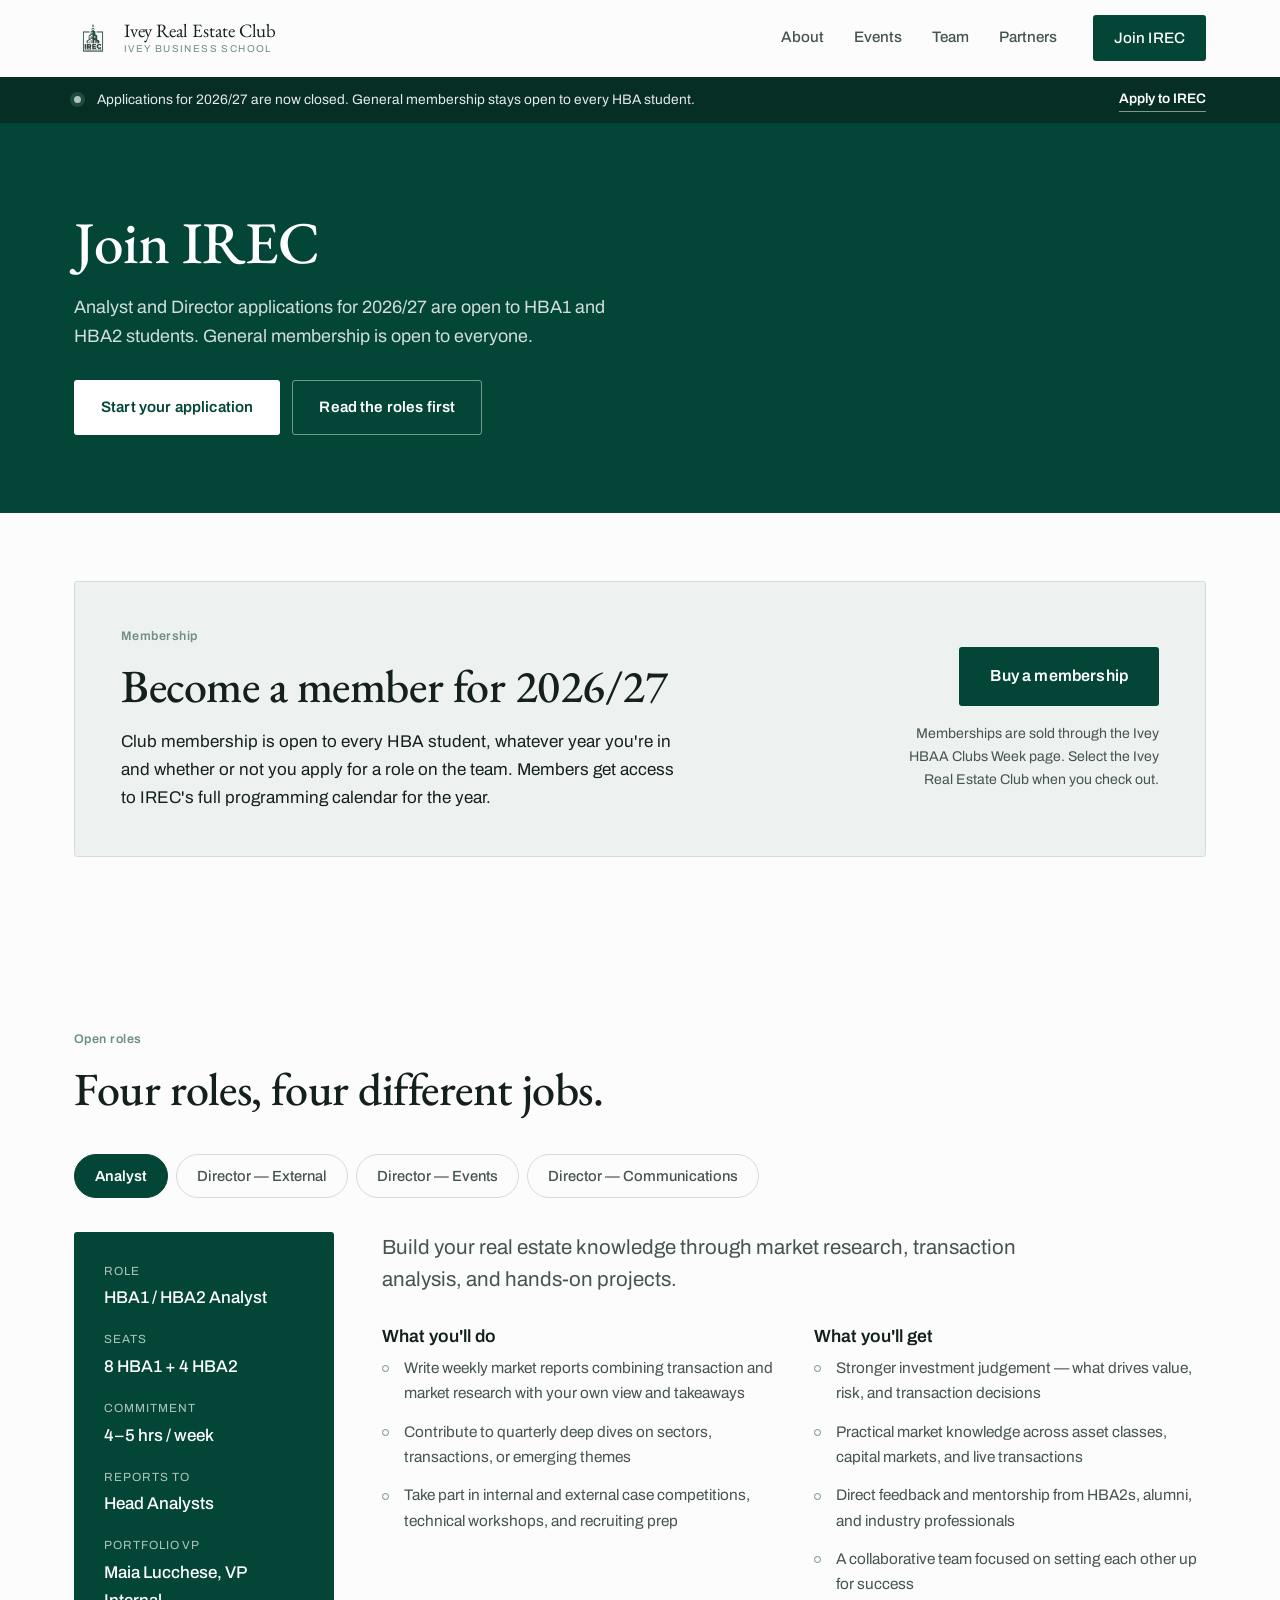
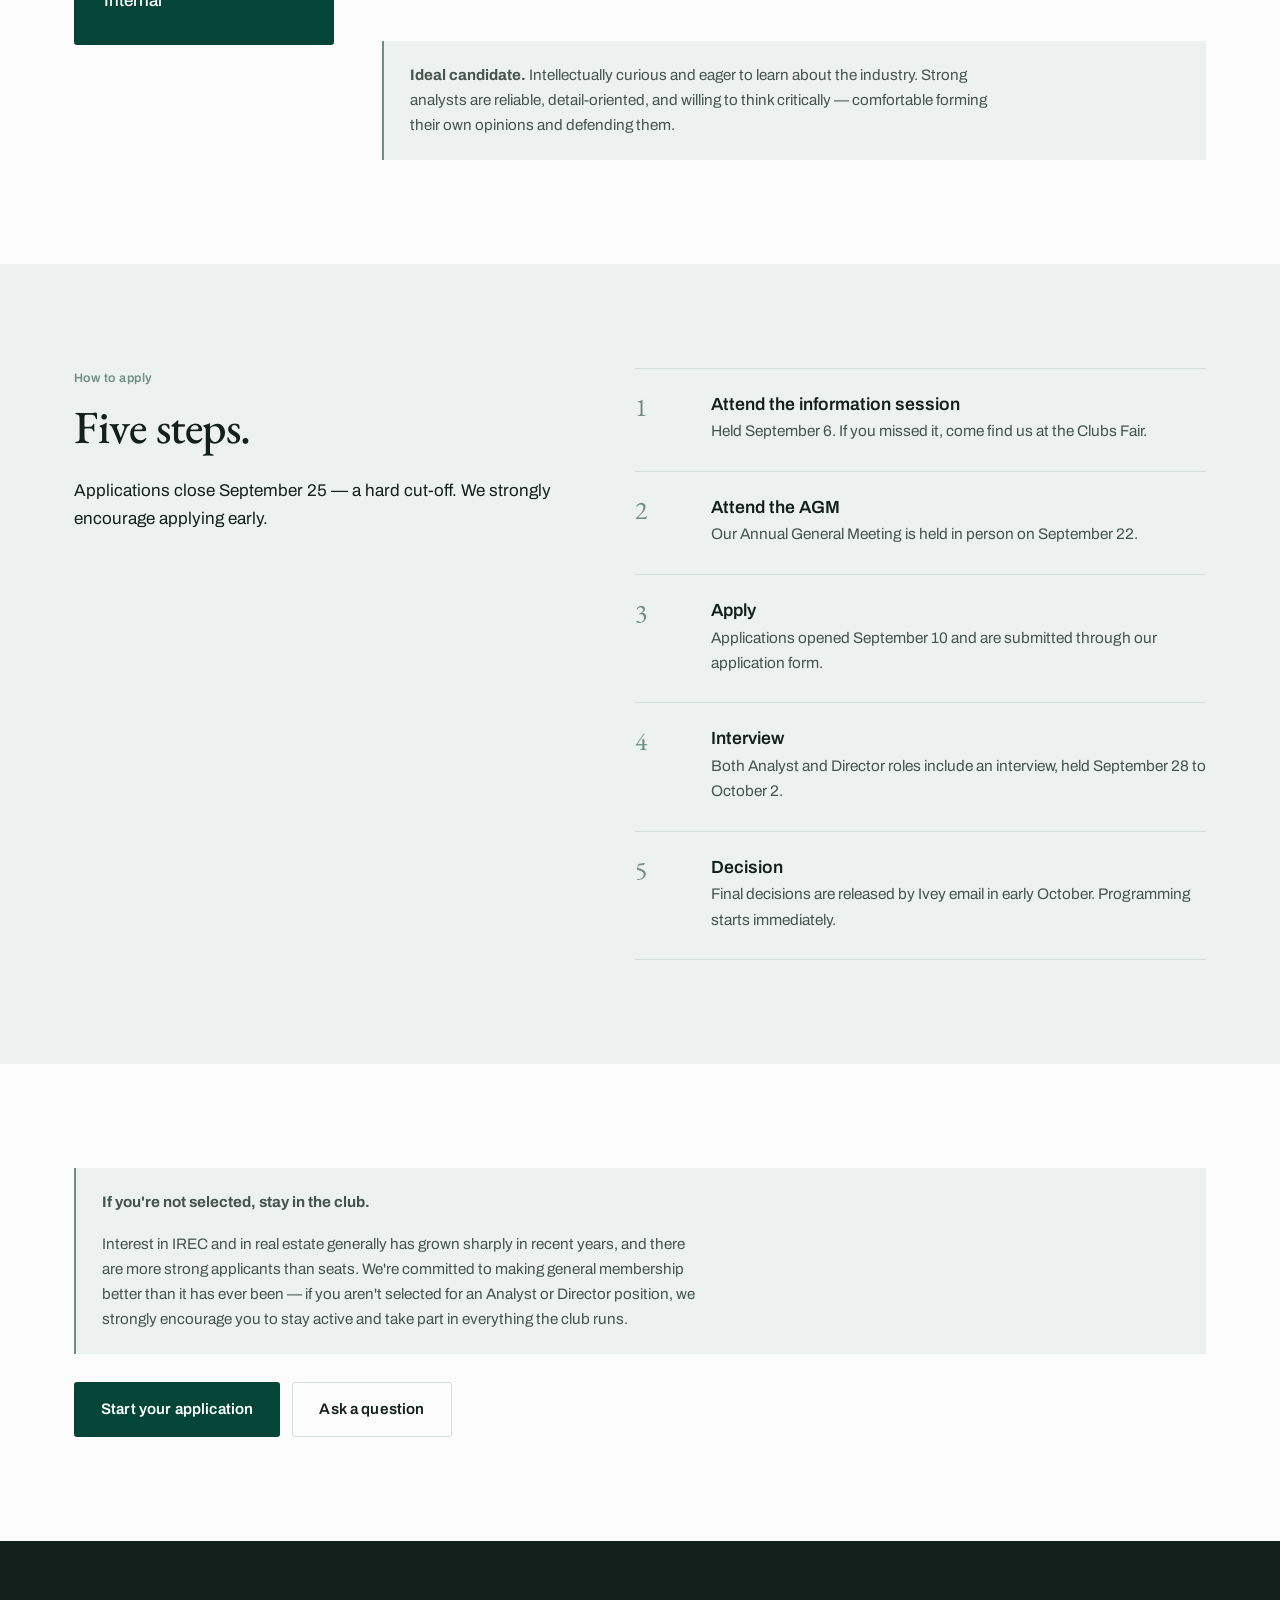
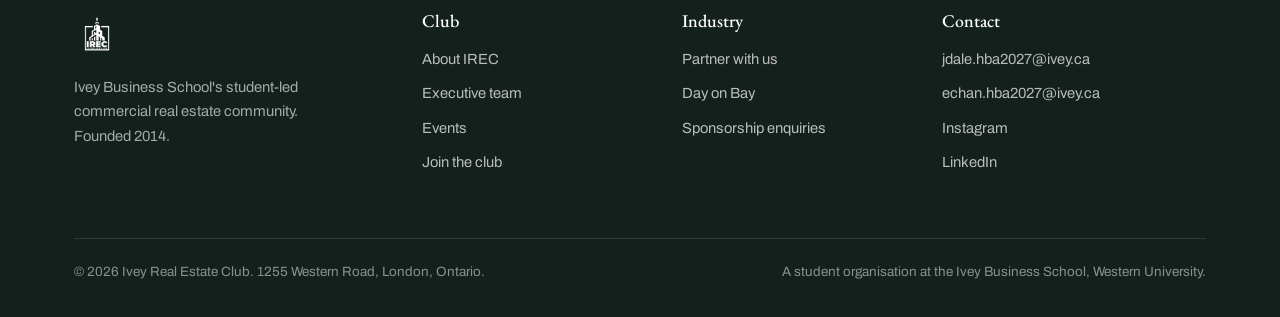
<file: join.html>
<!DOCTYPE html>
<html lang="en">
<head>
<meta charset="utf-8">
<meta name="viewport" content="width=device-width, initial-scale=1">
<title>Join — Ivey Real Estate Club</title>
<meta name="description" content="Analyst and Director applications for 2026/27, role descriptions, the application process, and key dates.">
<meta property="og:title" content="Join — Ivey Real Estate Club">
<meta property="og:description" content="Analyst and Director applications for 2026/27, role descriptions, the application process, and key dates.">
<meta property="og:type" content="website">
<meta property="og:image" content="assets/photos/dob-group.jpg">
<meta name="theme-color" content="#034638">
<link rel="icon" href="assets/logos/irec.png">
<link rel="preconnect" href="https://fonts.googleapis.com">
<link rel="preconnect" href="https://fonts.gstatic.com" crossorigin>
<link href="https://fonts.googleapis.com/css2?family=Archivo:wght@400;500;600&family=EB+Garamond:wght@400;500;600&display=swap" rel="stylesheet">
<link rel="stylesheet" href="css/style.css">
</head>
<body>
<a class="skip" href="#main">Skip to content</a>

<header class="header">
  <div class="wrap header__inner">
    <a class="brand" href="index.html">
      <img src="assets/logos/irec.png" alt="">
      <span class="brand__name">Ivey Real Estate Club
        <span class="brand__sub">Ivey Business School</span>
      </span>
    </a>
    <button class="nav-toggle" aria-expanded="false" aria-controls="site-nav" aria-label="Open menu">
      <span></span><span></span><span></span>
    </button>
    <nav class="nav" id="site-nav" aria-label="Main">
        <a href="about.html">About</a>
        <a href="events.html">Events</a>
        <a href="team.html">Team</a>
        <a href="partners.html">Partners</a>
      <a class="btn btn--solid" href="join.html">Join IREC</a>
    </nav>
  </div>
</header>
  <div class="status" data-countdown="2026-09-25T23:59:00">
    <div class="wrap status__inner">
      <span class="status__dot" aria-hidden="true"></span>
      <span class="status__text" data-countdown-text>Analyst and Director applications for 2026/27 are open until September&nbsp;25.</span>
      <a href="join.html">Apply to IREC</a>
    </div>
  </div>

<main id="main">
<section class="pagehead">
  <div class="wrap">
    <h1>Join IREC</h1>
    <p>Analyst and Director applications for 2026/27 are open to HBA1 and HBA2 students. General membership is open to everyone.</p>
    <div class="btn-row">
      <a class="btn btn--light" href="https://forms.gle/v6hqvXNeYxCrPAKw6" rel="noopener">Start your application</a>
      <a class="btn btn--outline-light" href="#roles">Read the roles first</a>
    </div>
  </div>
</section>

<section class="section section--tight">
  <div class="wrap">
    <div class="offer">
      <div>
        <span class="kicker">Membership</span>
        <h2 style="margin-bottom:.35em">Become a member for 2026/27</h2>
        <p style="margin-bottom:0">Club membership is open to every HBA student, whatever year you're in and whether or not you apply for a role on the team. Members get access to IREC's full programming calendar for the year.</p>
      </div>
      <div class="offer__action">
        <a class="btn btn--solid btn--lg" href="https://www.universe.com/events/2026-ivey-hbaa-clubs-week-tickets-7SZY4K" target="_blank" rel="noopener">Buy a membership</a>
        <p class="offer__note">Memberships are sold through the Ivey HBAA Clubs Week page. Select the Ivey Real Estate Club when you check out.</p>
      </div>
    </div>
  </div>
</section>

<section class="section" id="roles">
  <div class="wrap">
    <span class="kicker">Open roles</span>
    <h2 style="margin-bottom:38px">Four roles, four different jobs.</h2>

    <div class="tabs" role="tablist" aria-label="Open roles">
      <button class="tab" role="tab" id="tab-analyst" aria-controls="panel-analyst" aria-selected="true" tabindex="0">Analyst</button>
      <button class="tab" role="tab" id="tab-external" aria-controls="panel-external" aria-selected="false" tabindex="-1">Director &mdash; External</button>
      <button class="tab" role="tab" id="tab-events" aria-controls="panel-events" aria-selected="false" tabindex="-1">Director &mdash; Events</button>
      <button class="tab" role="tab" id="tab-comms" aria-controls="panel-comms" aria-selected="false" tabindex="-1">Director &mdash; Communications</button>
    </div>

    <div class="panel is-active" role="tabpanel" id="panel-analyst" aria-labelledby="tab-analyst">
      <div class="role">
        <div class="role__meta">
          <dl>
            <dt>Role</dt><dd>HBA1 / HBA2 Analyst</dd>
            <dt>Seats</dt><dd>8 HBA1 + 4 HBA2</dd>
            <dt>Commitment</dt><dd>4&ndash;5 hrs / week</dd>
            <dt>Reports to</dt><dd>Head Analysts</dd>
            <dt>Portfolio VP</dt><dd>Maia Lucchese, VP Internal</dd>
          </dl>
        </div>
        <div>
          <p class="lede">Build your real estate knowledge through market research, transaction analysis, and hands-on projects.</p>
          <div class="role__cols" style="margin-top:32px">
            <div>
              <h4>What you'll do</h4>
              <ul class="ticks">
                <li>Write weekly market reports combining transaction and market research with your own view and takeaways</li>
                <li>Contribute to quarterly deep dives on sectors, transactions, or emerging themes</li>
                <li>Take part in internal and external case competitions, technical workshops, and recruiting prep</li>
              </ul>
            </div>
            <div>
              <h4>What you'll get</h4>
              <ul class="ticks">
                <li>Stronger investment judgement — what drives value, risk, and transaction decisions</li>
                <li>Practical market knowledge across asset classes, capital markets, and live transactions</li>
                <li>Direct feedback and mentorship from HBA2s, alumni, and industry professionals</li>
                <li>A collaborative team focused on setting each other up for success</li>
              </ul>
            </div>
          </div>
          <div class="note" style="margin-top:30px">
            <p><strong>Ideal candidate.</strong> Intellectually curious and eager to learn about the industry. Strong analysts are reliable, detail-oriented, and willing to think critically — comfortable forming their own opinions and defending them.</p>
          </div>
        </div>
      </div>
    </div>

    <div class="panel" role="tabpanel" id="panel-external" aria-labelledby="tab-external">
      <div class="role">
        <div class="role__meta">
          <dl>
            <dt>Role</dt><dd>Director &mdash; External</dd>
            <dt>Seats</dt><dd>2 open</dd>
            <dt>Commitment</dt><dd>1&ndash;2 hrs / week</dd>
            <dt>Reports to</dt><dd>VP External</dd>
            <dt>Portfolio VPs</dt><dd>Nikola Petkovski &amp; Paul Prangikos</dd>
          </dl>
        </div>
        <div>
          <p class="lede">For the member who wants to own the club's relationships with the industry.</p>
          <div class="role__cols" style="margin-top:32px">
            <div>
              <h4>What you'll own</h4>
              <ul class="ticks">
                <li>Research prospective sponsors, speakers, and industry contacts for club initiatives</li>
                <li>Support the VPs with drafting and sending professional outreach and follow-up communications</li>
                <li>Maintain organised contact lists and track outreach status, responses, and next steps</li>
                <li>Assist with speaker, sponsor, and firm coordination leading up to events</li>
              </ul>
            </div>
            <div>
              <h4>What you'll get</h4>
              <ul class="ticks">
                <li>Direct exposure to professionals and firms across the real estate industry</li>
                <li>Experience writing professional outreach and managing external communication with senior people</li>
                <li>Insight into how sponsorships, speaker engagements, and industry partnerships are built</li>
                <li>Opportunities to expand your own network</li>
              </ul>
            </div>
          </div>
        </div>
      </div>
    </div>

    <div class="panel" role="tabpanel" id="panel-events" aria-labelledby="tab-events">
      <div class="role">
        <div class="role__meta">
          <dl>
            <dt>Role</dt><dd>Director &mdash; Events</dd>
            <dt>Seats</dt><dd>2 open</dd>
            <dt>Commitment</dt><dd>1&ndash;2 hrs / week</dd>
            <dt>Reports to</dt><dd>VP Events</dd>
            <dt>Portfolio VP</dt><dd>Gianmarco Bruni</dd>
          </dl>
        </div>
        <div>
          <p class="lede">For the member who wants the room to run right — and to know why it did.</p>
          <div class="role__cols" style="margin-top:32px">
            <div>
              <h4>What you'll own</h4>
              <ul class="ticks">
                <li>Support planning and logistics for club events, from workshops through to Day on Bay</li>
                <li>Coordinate logistics: rooms, catering, transport, materials, and run-of-show</li>
                <li>Help run events on the day — setup, registration, and speaker support</li>
                <li>Gather member feedback and help improve how the next event runs</li>
              </ul>
            </div>
            <div>
              <h4>What you'll get</h4>
              <ul class="ticks">
                <li>Hands-on experience running events that matter to the club's reputation</li>
                <li>Work directly alongside the executive team and industry guests</li>
                <li>Project management reps you can point to in an interview</li>
                <li>A mentored path toward VP Events next year</li>
              </ul>
            </div>
          </div>
        </div>
      </div>
    </div>

    <div class="panel" role="tabpanel" id="panel-comms" aria-labelledby="tab-comms">
      <div class="role">
        <div class="role__meta">
          <dl>
            <dt>Role</dt><dd>Director &mdash; Communications</dd>
            <dt>Seats</dt><dd>1 open</dd>
            <dt>Commitment</dt><dd>1&ndash;2 hrs / week</dd>
            <dt>Reports to</dt><dd>VP Communications</dd>
            <dt>Portfolio VP</dt><dd>Lina Deyrmenjian</dd>
          </dl>
        </div>
        <div>
          <p class="lede">For the member who wants IREC's voice to reach further than the room.</p>
          <div class="role__cols" style="margin-top:32px">
            <div>
              <h4>What you'll own</h4>
              <ul class="ticks">
                <li>IREC's public voice across Instagram, LinkedIn, and the member newsletter</li>
                <li>Build and run the semester content calendar around flagship events and recruiting</li>
                <li>Produce event graphics, decks, and collateral within the IREC brand system</li>
                <li>Report reach and engagement to the board, and adjust what isn't landing</li>
              </ul>
            </div>
            <div>
              <h4>What you'll get</h4>
              <ul class="ticks">
                <li>A real portfolio: audience numbers, brand work, and campaigns you led</li>
                <li>Direct exposure to the board and to every flagship initiative</li>
                <li>Hands-on reps in design, copywriting, and audience analytics</li>
                <li>A mentored path toward VP Communications next year</li>
              </ul>
            </div>
          </div>
          <div class="note" style="margin-top:30px">
            <p><strong>Ideal candidate.</strong> A sharp eye for design and tight copy, comfortable shipping on a deadline. Curious about how a brand earns credibility with members, sponsors, and alumni.</p>
          </div>
        </div>
      </div>
    </div>
  </div>
</section>

<section class="section section--mist">
  <div class="wrap">
    <div class="grid grid--split">
      <div>
        <span class="kicker">How to apply</span>
        <h2>Five steps.</h2>
        <p>Applications close September&nbsp;25 — a hard cut-off. We strongly encourage applying early.</p>
      </div>
      <div class="steps">
        <div class="step">
          <div class="step__n">1</div>
          <div><h4>Attend the information session</h4><p>Held September 6. If you missed it, come find us at the Clubs Fair.</p></div>
        </div>
        <div class="step">
          <div class="step__n">2</div>
          <div><h4>Attend the AGM</h4><p>Our Annual General Meeting is held in person on September 22.</p></div>
        </div>
        <div class="step">
          <div class="step__n">3</div>
          <div><h4>Apply</h4><p>Applications opened September 10 and are submitted through our application form.</p></div>
        </div>
        <div class="step">
          <div class="step__n">4</div>
          <div><h4>Interview</h4><p>Both Analyst and Director roles include an interview, held September 28 to October 2.</p></div>
        </div>
        <div class="step">
          <div class="step__n">5</div>
          <div><h4>Decision</h4><p>Final decisions are released by Ivey email in early October. Programming starts immediately.</p></div>
        </div>
      </div>
    </div>
  </div>
</section>

<section class="section">
  <div class="wrap">
    <div class="note">
      <p><strong>If you're not selected, stay in the club.</strong></p>
      <p>Interest in IREC and in real estate generally has grown sharply in recent years, and there are more strong applicants than seats. We're committed to making general membership better than it has ever been — if you aren't selected for an Analyst or Director position, we strongly encourage you to stay active and take part in everything the club runs.</p>
    </div>
    <div class="btn-row">
      <a class="btn btn--solid" href="https://forms.gle/v6hqvXNeYxCrPAKw6" rel="noopener">Start your application</a>
      <a class="btn btn--ghost" href="mailto:jdale.hba2027@ivey.ca">Ask a question</a>
    </div>
  </div>
</section>
</main>

<footer class="footer">
  <div class="wrap">
    <div class="footer__grid">
      <div class="footer__brand">
        <img src="assets/logos/irec-white.png" alt="Ivey Real Estate Club">
        <p>Ivey Business School's student-led commercial real estate community. Founded 2014.</p>
      </div>
      <div>
        <h4>Club</h4>
        <ul>
          <li><a href="about.html">About IREC</a></li>
          <li><a href="team.html">Executive team</a></li>
          <li><a href="events.html">Events</a></li>
          <li><a href="join.html">Join the club</a></li>
        </ul>
      </div>
      <div>
        <h4>Industry</h4>
        <ul>
          <li><a href="partners.html">Partner with us</a></li>
          <li><a href="events.html#day-on-bay">Day on Bay</a></li>
          <li><a href="mailto:jdale.hba2027@ivey.ca,echan.hba2027@ivey.ca?subject=Ivey%20Real%20Estate%20Club%20partnership">Sponsorship enquiries</a></li>
        </ul>
      </div>
      <div>
        <h4>Contact</h4>
        <ul>
          <li><a href="mailto:jdale.hba2027@ivey.ca">jdale.hba2027@ivey.ca</a></li>
          <li><a href="mailto:echan.hba2027@ivey.ca">echan.hba2027@ivey.ca</a></li>
          <li><a href="https://www.instagram.com/iveyrealestateclub/" rel="noopener">Instagram</a></li>
          <li><a href="https://ca.linkedin.com/company/iveyrealestateclub" rel="noopener">LinkedIn</a></li>
        </ul>
      </div>
    </div>
    <div class="footer__base">
      <span>&copy; 2026 Ivey Real Estate Club. 1255 Western Road, London, Ontario.</span>
      <span>A student organisation at the Ivey Business School, Western University.</span>
    </div>
  </div>
</footer>

<script src="js/main.js"></script>
</body>
</html>
</file>
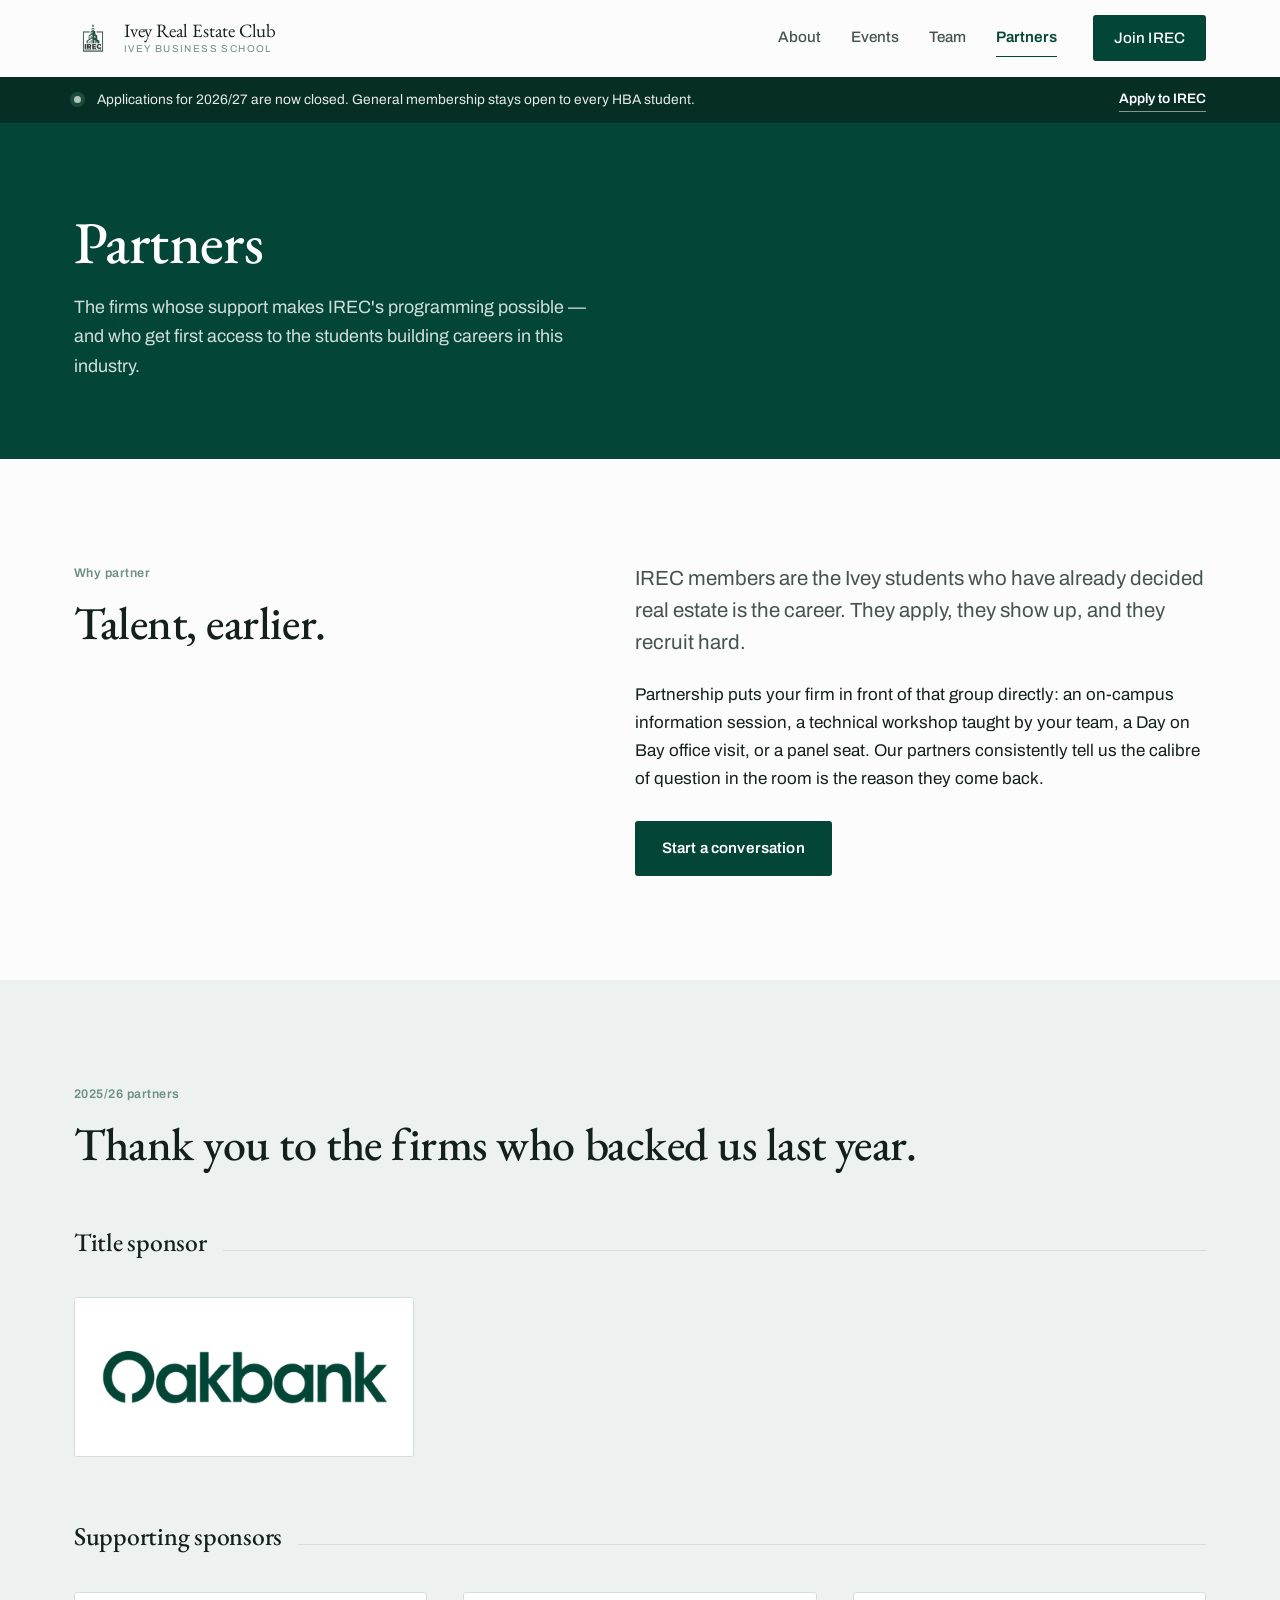
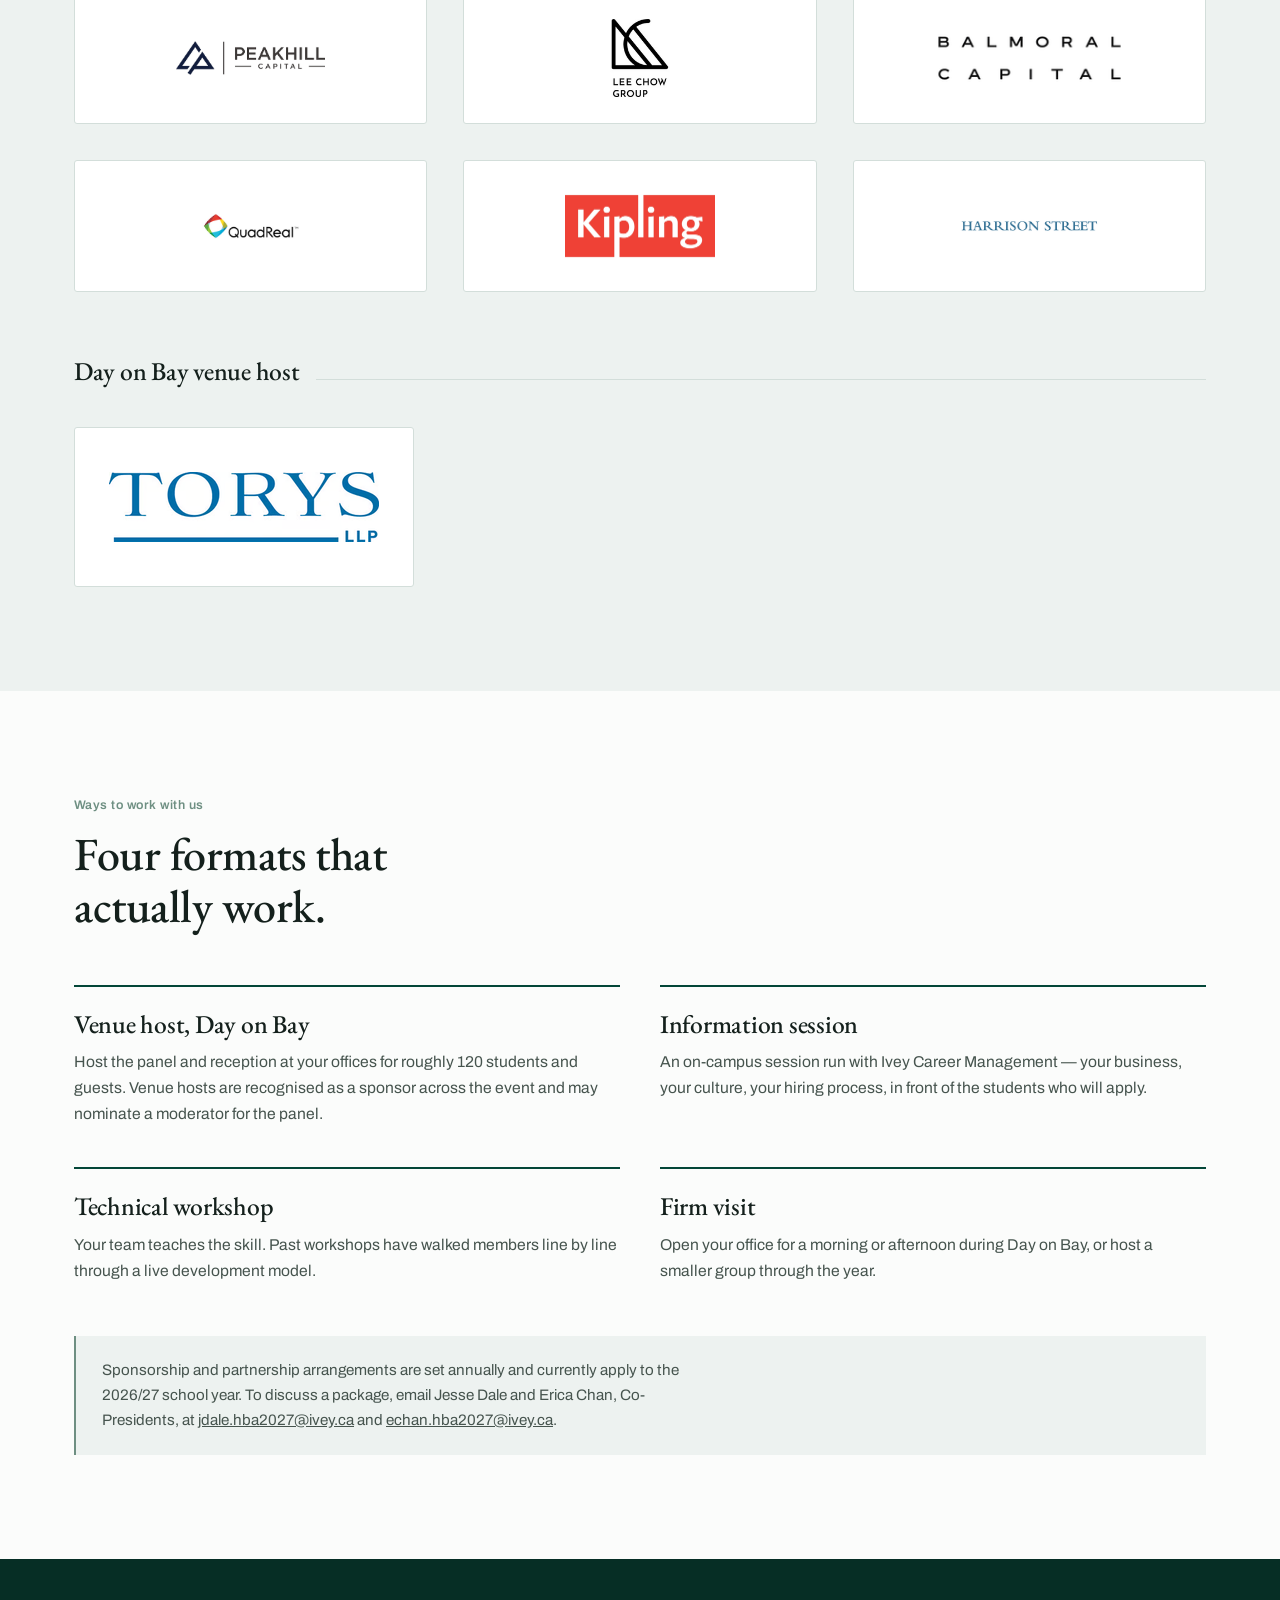
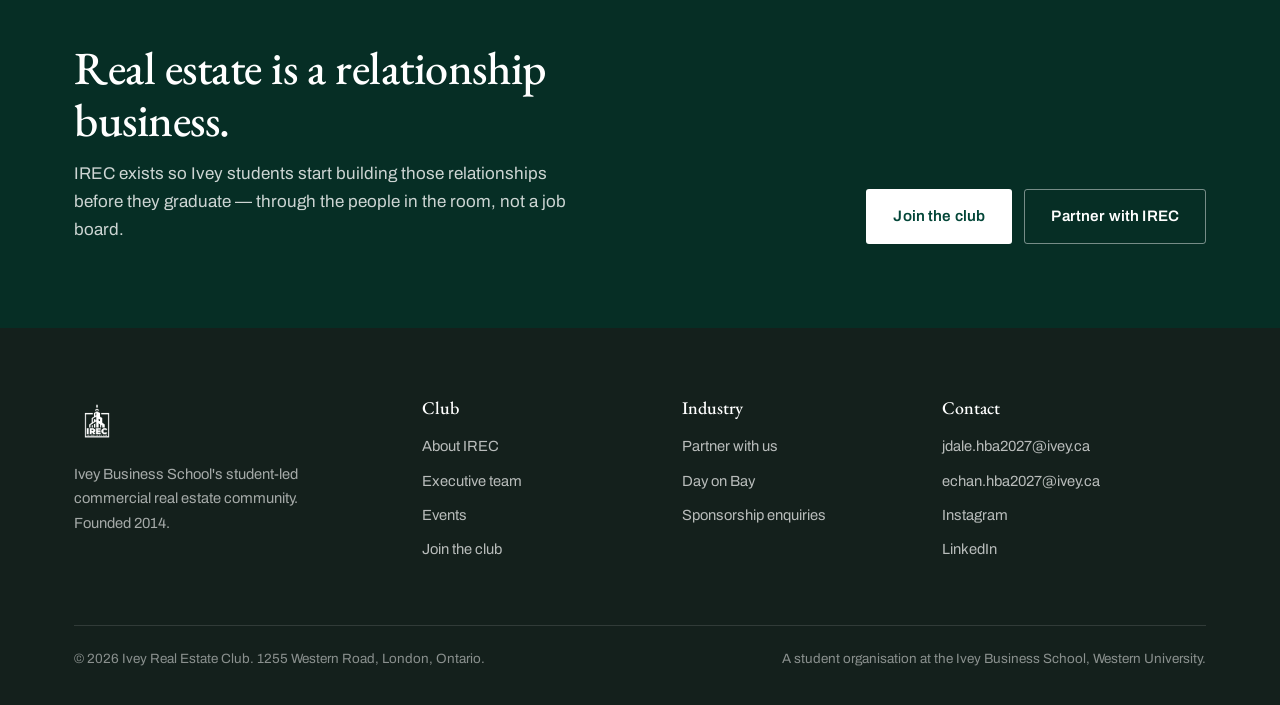
<file: partners.html>
<!DOCTYPE html>
<html lang="en">
<head>
<meta charset="utf-8">
<meta name="viewport" content="width=device-width, initial-scale=1">
<title>Partners — Ivey Real Estate Club</title>
<meta name="description" content="Partner with the Ivey Real Estate Club: Day on Bay venue hosting, information sessions, technical workshops, and firm visits.">
<meta property="og:title" content="Partners — Ivey Real Estate Club">
<meta property="og:description" content="Partner with the Ivey Real Estate Club: Day on Bay venue hosting, information sessions, technical workshops, and firm visits.">
<meta property="og:type" content="website">
<meta property="og:image" content="assets/photos/dob-group.jpg">
<meta name="theme-color" content="#034638">
<link rel="icon" href="assets/logos/irec.png">
<link rel="preconnect" href="https://fonts.googleapis.com">
<link rel="preconnect" href="https://fonts.gstatic.com" crossorigin>
<link href="https://fonts.googleapis.com/css2?family=Archivo:wght@400;500;600&family=EB+Garamond:wght@400;500;600&display=swap" rel="stylesheet">
<link rel="stylesheet" href="css/style.css">
</head>
<body>
<a class="skip" href="#main">Skip to content</a>

<header class="header">
  <div class="wrap header__inner">
    <a class="brand" href="index.html">
      <img src="assets/logos/irec.png" alt="">
      <span class="brand__name">Ivey Real Estate Club
        <span class="brand__sub">Ivey Business School</span>
      </span>
    </a>
    <button class="nav-toggle" aria-expanded="false" aria-controls="site-nav" aria-label="Open menu">
      <span></span><span></span><span></span>
    </button>
    <nav class="nav" id="site-nav" aria-label="Main">
        <a href="about.html">About</a>
        <a href="events.html">Events</a>
        <a href="team.html">Team</a>
        <a href="partners.html" class="is-active">Partners</a>
      <a class="btn btn--solid" href="join.html">Join IREC</a>
    </nav>
  </div>
</header>
  <div class="status" data-countdown="2026-09-25T23:59:00">
    <div class="wrap status__inner">
      <span class="status__dot" aria-hidden="true"></span>
      <span class="status__text" data-countdown-text>Analyst and Director applications for 2026/27 are open until September&nbsp;25.</span>
      <a href="join.html">Apply to IREC</a>
    </div>
  </div>

<main id="main">
<section class="pagehead">
  <div class="wrap">
    <h1>Partners</h1>
    <p>The firms whose support makes IREC's programming possible — and who get first access to the students building careers in this industry.</p>
  </div>
</section>

<section class="section">
  <div class="wrap">
    <div class="grid grid--split">
      <div>
        <span class="kicker">Why partner</span>
        <h2>Talent, earlier.</h2>
      </div>
      <div>
        <p class="lede">IREC members are the Ivey students who have already decided real estate is the career. They apply, they show up, and they recruit hard.</p>
        <p>Partnership puts your firm in front of that group directly: an on-campus information session, a technical workshop taught by your team, a Day on Bay office visit, or a panel seat. Our partners consistently tell us the calibre of question in the room is the reason they come back.</p>
        <div class="btn-row">
          <a class="btn btn--solid" href="mailto:jdale.hba2027@ivey.ca,echan.hba2027@ivey.ca?subject=Ivey%20Real%20Estate%20Club%20partnership">Start a conversation</a>
        </div>
      </div>
    </div>
  </div>
</section>

<section class="section section--mist">
  <div class="wrap">
    <span class="kicker">2025/26 partners</span>
    <h2 style="margin-bottom:56px">Thank you to the firms who backed us last year.</h2>

    <div class="tier">
      <div class="tier__label"><h3>Title sponsor</h3><span class="rule-grow"></span></div>
      <div class="logos logos--single">
        <div class="logo-cell"><img src="assets/logos/oakbank.png" alt="Oakbank" loading="lazy"></div>
      </div>
    </div>

    <div class="tier">
      <div class="tier__label"><h3>Supporting sponsors</h3><span class="rule-grow"></span></div>
      <div class="logos">
        <div class="logo-cell"><img src="assets/logos/peakhill.png" alt="Peakhill Capital" loading="lazy"></div>
        <div class="logo-cell"><img src="assets/logos/lee-chow.png" alt="Lee Chow Group" loading="lazy"></div>
        <div class="logo-cell"><img src="assets/logos/balmoral.png" alt="Balmoral Capital" loading="lazy"></div>
        <div class="logo-cell"><img src="assets/logos/quadreal.png" alt="QuadReal" loading="lazy"></div>
        <div class="logo-cell"><img src="assets/logos/kipling.png" alt="Kipling" loading="lazy"></div>
        <div class="logo-cell"><img src="assets/logos/harrison-street.png" alt="Harrison Street" loading="lazy"></div>
      </div>
    </div>

    <div class="tier" style="margin-bottom:0">
      <div class="tier__label"><h3>Day on Bay venue host</h3><span class="rule-grow"></span></div>
      <div class="logos logos--single">
        <div class="logo-cell"><img src="assets/logos/torys.png" alt="Torys LLP" loading="lazy"></div>
      </div>
    </div>
  </div>
</section>

<section class="section">
  <div class="wrap">
    <span class="kicker">Ways to work with us</span>
    <h2 style="max-width:20ch">Four formats that actually work.</h2>
    <div class="grid grid--2" style="margin-top:52px">
      <div class="pillar">
        <h3>Venue host, Day on Bay</h3>
        <p>Host the panel and reception at your offices for roughly 120 students and guests. Venue hosts are recognised as a sponsor across the event and may nominate a moderator for the panel.</p>
      </div>
      <div class="pillar">
        <h3>Information session</h3>
        <p>An on-campus session run with Ivey Career Management — your business, your culture, your hiring process, in front of the students who will apply.</p>
      </div>
      <div class="pillar">
        <h3>Technical workshop</h3>
        <p>Your team teaches the skill. Past workshops have walked members line by line through a live development model.</p>
      </div>
      <div class="pillar">
        <h3>Firm visit</h3>
        <p>Open your office for a morning or afternoon during Day on Bay, or host a smaller group through the year.</p>
      </div>
    </div>
    <div class="note" style="margin-top:52px">
      <p>Sponsorship and partnership arrangements are set annually and currently apply to the 2026/27 school year. To discuss a package, email Jesse Dale and Erica Chan, Co-Presidents, at <a href="mailto:jdale.hba2027@ivey.ca">jdale.hba2027@ivey.ca</a> and <a href="mailto:echan.hba2027@ivey.ca">echan.hba2027@ivey.ca</a>.</p>
    </div>
  </div>
</section>

<section class="cta">
  <div class="wrap cta__inner">
    <div>
      <h2>Real estate is a relationship business.</h2>
      <p style="margin-bottom:0">IREC exists so Ivey students start building those relationships before they graduate — through the people in the room, not a job board.</p>
    </div>
    <div class="btn-row">
      <a class="btn btn--light" href="join.html">Join the club</a>
      <a class="btn btn--outline-light" href="partners.html">Partner with IREC</a>
    </div>
  </div>
</section>
</main>

<footer class="footer">
  <div class="wrap">
    <div class="footer__grid">
      <div class="footer__brand">
        <img src="assets/logos/irec-white.png" alt="Ivey Real Estate Club">
        <p>Ivey Business School's student-led commercial real estate community. Founded 2014.</p>
      </div>
      <div>
        <h4>Club</h4>
        <ul>
          <li><a href="about.html">About IREC</a></li>
          <li><a href="team.html">Executive team</a></li>
          <li><a href="events.html">Events</a></li>
          <li><a href="join.html">Join the club</a></li>
        </ul>
      </div>
      <div>
        <h4>Industry</h4>
        <ul>
          <li><a href="partners.html">Partner with us</a></li>
          <li><a href="events.html#day-on-bay">Day on Bay</a></li>
          <li><a href="mailto:jdale.hba2027@ivey.ca,echan.hba2027@ivey.ca?subject=Ivey%20Real%20Estate%20Club%20partnership">Sponsorship enquiries</a></li>
        </ul>
      </div>
      <div>
        <h4>Contact</h4>
        <ul>
          <li><a href="mailto:jdale.hba2027@ivey.ca">jdale.hba2027@ivey.ca</a></li>
          <li><a href="mailto:echan.hba2027@ivey.ca">echan.hba2027@ivey.ca</a></li>
          <li><a href="https://www.instagram.com/iveyrealestateclub/" rel="noopener">Instagram</a></li>
          <li><a href="https://ca.linkedin.com/company/iveyrealestateclub" rel="noopener">LinkedIn</a></li>
        </ul>
      </div>
    </div>
    <div class="footer__base">
      <span>&copy; 2026 Ivey Real Estate Club. 1255 Western Road, London, Ontario.</span>
      <span>A student organisation at the Ivey Business School, Western University.</span>
    </div>
  </div>
</footer>

<script src="js/main.js"></script>
</body>
</html>
</file>
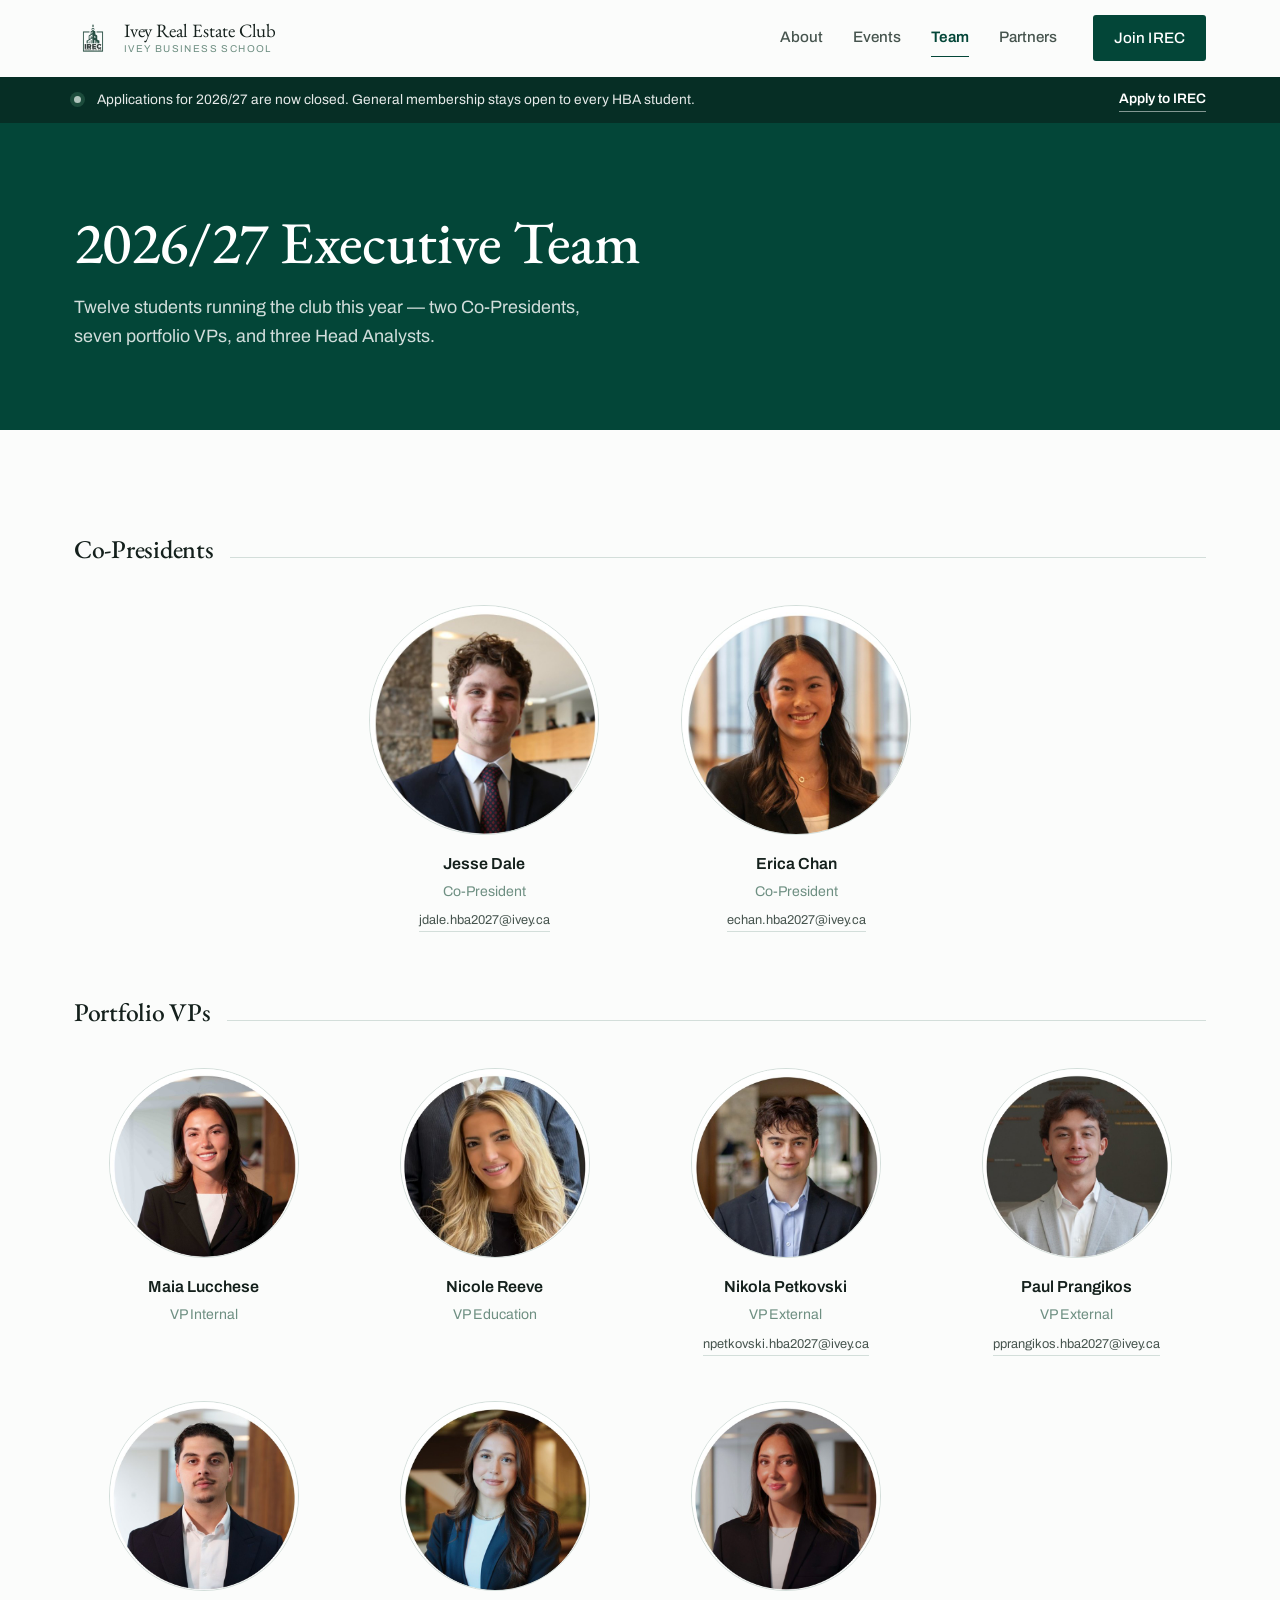
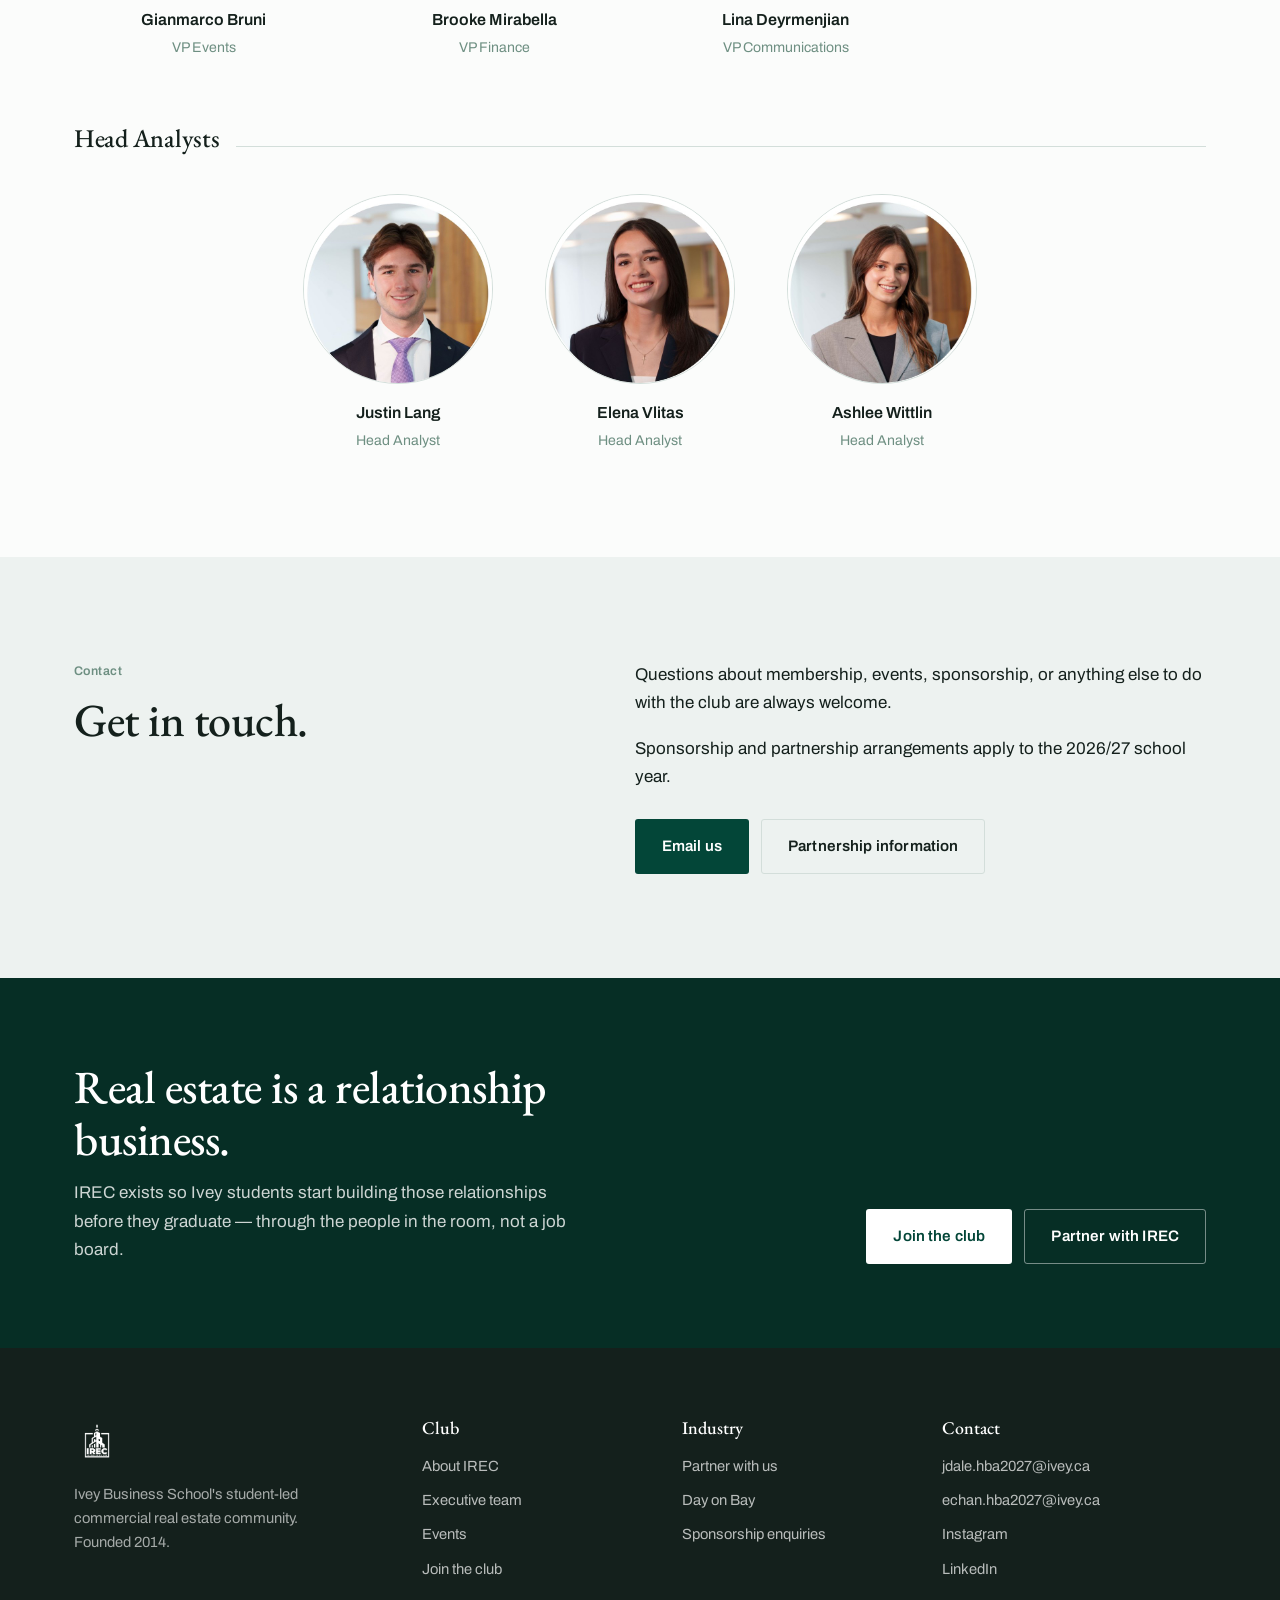
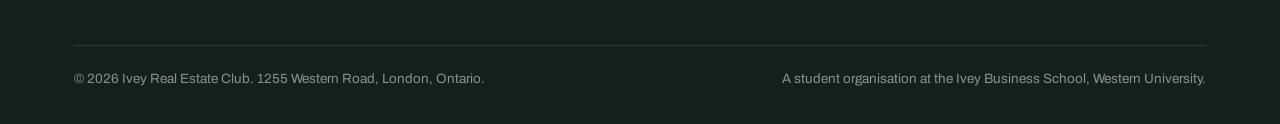
<file: team.html>
<!DOCTYPE html>
<html lang="en">
<head>
<meta charset="utf-8">
<meta name="viewport" content="width=device-width, initial-scale=1">
<title>Team — Ivey Real Estate Club</title>
<meta name="description" content="The 2026/27 IREC executive team: Co-Presidents, portfolio VPs, and Head Analysts.">
<meta property="og:title" content="Team — Ivey Real Estate Club">
<meta property="og:description" content="The 2026/27 IREC executive team: Co-Presidents, portfolio VPs, and Head Analysts.">
<meta property="og:type" content="website">
<meta property="og:image" content="assets/photos/dob-group.jpg">
<meta name="theme-color" content="#034638">
<link rel="icon" href="assets/logos/irec.png">
<link rel="preconnect" href="https://fonts.googleapis.com">
<link rel="preconnect" href="https://fonts.gstatic.com" crossorigin>
<link href="https://fonts.googleapis.com/css2?family=Archivo:wght@400;500;600&family=EB+Garamond:wght@400;500;600&display=swap" rel="stylesheet">
<link rel="stylesheet" href="css/style.css">
</head>
<body>
<a class="skip" href="#main">Skip to content</a>

<header class="header">
  <div class="wrap header__inner">
    <a class="brand" href="index.html">
      <img src="assets/logos/irec.png" alt="">
      <span class="brand__name">Ivey Real Estate Club
        <span class="brand__sub">Ivey Business School</span>
      </span>
    </a>
    <button class="nav-toggle" aria-expanded="false" aria-controls="site-nav" aria-label="Open menu">
      <span></span><span></span><span></span>
    </button>
    <nav class="nav" id="site-nav" aria-label="Main">
        <a href="about.html">About</a>
        <a href="events.html">Events</a>
        <a href="team.html" class="is-active">Team</a>
        <a href="partners.html">Partners</a>
      <a class="btn btn--solid" href="join.html">Join IREC</a>
    </nav>
  </div>
</header>
  <div class="status" data-countdown="2026-09-25T23:59:00">
    <div class="wrap status__inner">
      <span class="status__dot" aria-hidden="true"></span>
      <span class="status__text" data-countdown-text>Analyst and Director applications for 2026/27 are open until September&nbsp;25.</span>
      <a href="join.html">Apply to IREC</a>
    </div>
  </div>

<main id="main">
<section class="pagehead">
  <div class="wrap">
    <h1>2026/27 Executive Team</h1>
    <p>Twelve students running the club this year — two Co-Presidents, seven portfolio VPs, and three Head Analysts.</p>
  </div>
</section>

<section class="section">
  <div class="wrap">

    <div class="tier">
      <div class="tier__label"><h3>Co-Presidents</h3><span class="rule-grow"></span></div>
      <div class="people people--duo">
    <div class="person">
      <img src="assets/team/jesse-dale.jpg" alt="Jesse Dale" loading="lazy" width="560" height="560">
      <p class="person__name">Jesse Dale</p>
      <p class="person__role">Co-President</p>
      <a class="person__mail" href="mailto:jdale.hba2027@ivey.ca">jdale.hba2027@ivey.ca</a>
    </div>
    <div class="person">
      <img src="assets/team/erica-chan.jpg" alt="Erica Chan" loading="lazy" width="560" height="560">
      <p class="person__name">Erica Chan</p>
      <p class="person__role">Co-President</p>
      <a class="person__mail" href="mailto:echan.hba2027@ivey.ca">echan.hba2027@ivey.ca</a>
    </div>
      </div>
    </div>

    <div class="tier">
      <div class="tier__label"><h3>Portfolio VPs</h3><span class="rule-grow"></span></div>
      <div class="people">
    <div class="person">
      <img src="assets/team/maia-lucchese.jpg" alt="Maia Lucchese" loading="lazy" width="560" height="560">
      <p class="person__name">Maia Lucchese</p>
      <p class="person__role">VP Internal</p>
    </div>
    <div class="person">
      <img src="assets/team/nicole-reeve.jpg" alt="Nicole Reeve" loading="lazy" width="560" height="560">
      <p class="person__name">Nicole Reeve</p>
      <p class="person__role">VP Education</p>
    </div>
    <div class="person">
      <img src="assets/team/nikola-petkovski.jpg" alt="Nikola Petkovski" loading="lazy" width="560" height="560">
      <p class="person__name">Nikola Petkovski</p>
      <p class="person__role">VP External</p>
      <a class="person__mail" href="mailto:npetkovski.hba2027@ivey.ca">npetkovski.hba2027@ivey.ca</a>
    </div>
    <div class="person">
      <img src="assets/team/paul-prangikos.jpg" alt="Paul Prangikos" loading="lazy" width="560" height="560">
      <p class="person__name">Paul Prangikos</p>
      <p class="person__role">VP External</p>
      <a class="person__mail" href="mailto:pprangikos.hba2027@ivey.ca">pprangikos.hba2027@ivey.ca</a>
    </div>
    <div class="person">
      <img src="assets/team/gianmarco-bruni.jpg" alt="Gianmarco Bruni" loading="lazy" width="560" height="560">
      <p class="person__name">Gianmarco Bruni</p>
      <p class="person__role">VP Events</p>
    </div>
    <div class="person">
      <img src="assets/team/brooke-mirabella.jpg" alt="Brooke Mirabella" loading="lazy" width="560" height="560">
      <p class="person__name">Brooke Mirabella</p>
      <p class="person__role">VP Finance</p>
    </div>
    <div class="person">
      <img src="assets/team/lina-deyrmenjian.jpg" alt="Lina Deyrmenjian" loading="lazy" width="560" height="560">
      <p class="person__name">Lina Deyrmenjian</p>
      <p class="person__role">VP Communications</p>
    </div>
      </div>
    </div>

    <div class="tier" style="margin-bottom:0">
      <div class="tier__label"><h3>Head Analysts</h3><span class="rule-grow"></span></div>
      <div class="people people--trio">
    <div class="person">
      <img src="assets/team/justin-lang.jpg" alt="Justin Lang" loading="lazy" width="560" height="560">
      <p class="person__name">Justin Lang</p>
      <p class="person__role">Head Analyst</p>
    </div>
    <div class="person">
      <img src="assets/team/elena-vlitas.jpg" alt="Elena Vlitas" loading="lazy" width="560" height="560">
      <p class="person__name">Elena Vlitas</p>
      <p class="person__role">Head Analyst</p>
    </div>
    <div class="person">
      <img src="assets/team/ashlee-wittlin.jpg" alt="Ashlee Wittlin" loading="lazy" width="560" height="560">
      <p class="person__name">Ashlee Wittlin</p>
      <p class="person__role">Head Analyst</p>
    </div>
      </div>
    </div>

  </div>
</section>

<section class="section section--mist">
  <div class="wrap">
    <div class="grid grid--split">
      <div>
        <span class="kicker">Contact</span>
        <h2>Get in touch.</h2>
      </div>
      <div>
        <p>Questions about membership, events, sponsorship, or anything else to do with the club are always welcome.</p>
        <p>Sponsorship and partnership arrangements apply to the 2026/27 school year.</p>
        <div class="btn-row">
          <a class="btn btn--solid" href="mailto:jdale.hba2027@ivey.ca,echan.hba2027@ivey.ca?subject=Ivey%20Real%20Estate%20Club%20enquiry">Email us</a>
          <a class="btn btn--ghost" href="partners.html">Partnership information</a>
        </div>
      </div>
    </div>
  </div>
</section>

<section class="cta">
  <div class="wrap cta__inner">
    <div>
      <h2>Real estate is a relationship business.</h2>
      <p style="margin-bottom:0">IREC exists so Ivey students start building those relationships before they graduate — through the people in the room, not a job board.</p>
    </div>
    <div class="btn-row">
      <a class="btn btn--light" href="join.html">Join the club</a>
      <a class="btn btn--outline-light" href="partners.html">Partner with IREC</a>
    </div>
  </div>
</section>
</main>

<footer class="footer">
  <div class="wrap">
    <div class="footer__grid">
      <div class="footer__brand">
        <img src="assets/logos/irec-white.png" alt="Ivey Real Estate Club">
        <p>Ivey Business School's student-led commercial real estate community. Founded 2014.</p>
      </div>
      <div>
        <h4>Club</h4>
        <ul>
          <li><a href="about.html">About IREC</a></li>
          <li><a href="team.html">Executive team</a></li>
          <li><a href="events.html">Events</a></li>
          <li><a href="join.html">Join the club</a></li>
        </ul>
      </div>
      <div>
        <h4>Industry</h4>
        <ul>
          <li><a href="partners.html">Partner with us</a></li>
          <li><a href="events.html#day-on-bay">Day on Bay</a></li>
          <li><a href="mailto:jdale.hba2027@ivey.ca,echan.hba2027@ivey.ca?subject=Ivey%20Real%20Estate%20Club%20partnership">Sponsorship enquiries</a></li>
        </ul>
      </div>
      <div>
        <h4>Contact</h4>
        <ul>
          <li><a href="mailto:jdale.hba2027@ivey.ca">jdale.hba2027@ivey.ca</a></li>
          <li><a href="mailto:echan.hba2027@ivey.ca">echan.hba2027@ivey.ca</a></li>
          <li><a href="https://www.instagram.com/iveyrealestateclub/" rel="noopener">Instagram</a></li>
          <li><a href="https://ca.linkedin.com/company/iveyrealestateclub" rel="noopener">LinkedIn</a></li>
        </ul>
      </div>
    </div>
    <div class="footer__base">
      <span>&copy; 2026 Ivey Real Estate Club. 1255 Western Road, London, Ontario.</span>
      <span>A student organisation at the Ivey Business School, Western University.</span>
    </div>
  </div>
</footer>

<script src="js/main.js"></script>
</body>
</html>
</file>
<file: css/style.css>
/* ==========================================================================
   Ivey Real Estate Club
   Palette and type derived from the IREC deck system (Ivey green #034638,
   sage #6E8F82, mist #EDF2F0) and the Garamond/sans pairing used on slides.
   ========================================================================== */

:root {
  --ink:          #14201C;
  --ink-soft:     #46544E;
  --forest:       #034638;
  --forest-deep:  #062E25;
  --forest-mid:   #274F44;
  --moss:         #6E8F82;
  --sage:         #AFC4BC;
  --mist:         #EDF2F0;
  --paper:        #FBFCFB;
  --line:         #D3DEDA;
  --line-dark:    rgba(255,255,255,.16);

  --serif: "EB Garamond", "Garamond", "Iowan Old Style", Georgia, serif;
  --sans:  "Archivo", "Helvetica Neue", Arial, sans-serif;

  --wrap: 1180px;
  --gutter: 24px;
  --section: 104px;
  --radius: 3px;
}

/* ---------- reset ---------- */
*, *::before, *::after { box-sizing: border-box; }
html { -webkit-text-size-adjust: 100%; scroll-behavior: smooth; }
body {
  margin: 0;
  background: var(--paper);
  color: var(--ink);
  font-family: var(--sans);
  font-size: 17px;
  line-height: 1.65;
  font-weight: 400;
  -webkit-font-smoothing: antialiased;
}
img { max-width: 100%; display: block; }
a { color: inherit; }
button { font: inherit; }

@media (prefers-reduced-motion: reduce) {
  html { scroll-behavior: auto; }
  *, *::before, *::after { animation-duration: .001ms !important; transition-duration: .001ms !important; }
}

:focus-visible {
  outline: 2px solid var(--moss);
  outline-offset: 3px;
}

/* ---------- type ---------- */
h1, h2, h3, h4 {
  font-family: var(--serif);
  font-weight: 500;
  letter-spacing: -0.01em;
  line-height: 1.12;
  margin: 0 0 .5em;
}
h1 { font-size: clamp(2.75rem, 6.2vw, 4.6rem); }
h1.h1--long { font-size: clamp(1.95rem, 3.3vw, 2.75rem); line-height: 1.16; max-width: 100%; }
h2 { font-size: clamp(2rem, 3.6vw, 2.9rem); }
h3 { font-size: clamp(1.3rem, 2vw, 1.6rem); line-height: 1.2; }
h4 { font-size: 1.1rem; font-family: var(--sans); font-weight: 600; letter-spacing: 0; }
p  { margin: 0 0 1.1em; max-width: 66ch; }
.lede {
  font-size: clamp(1.1rem, 1.6vw, 1.3rem);
  line-height: 1.55;
  color: var(--ink-soft);
  max-width: 58ch;
}

.wrap { width: 100%; max-width: var(--wrap); margin: 0 auto; padding: 0 var(--gutter); }
.section { padding: var(--section) 0; }
.section--tight { padding: 68px 0; }
.section--mist { background: var(--mist); }
.section--forest { background: var(--forest); color: #fff; }
.section--forest h2, .section--forest h3 { color: #fff; }
.section--forest p { color: rgba(255,255,255,.82); }

.rule { height: 1px; background: var(--line); border: 0; margin: 0; }

.kicker {
  font-family: var(--sans);
  font-size: .78rem;
  font-weight: 600;
  letter-spacing: .04em;
  color: var(--moss);
  margin: 0 0 14px;
  display: block;
}
.section--forest .kicker { color: var(--sage); }

/* ---------- buttons ---------- */
.btn {
  display: inline-block;
  font-family: var(--sans);
  font-size: .95rem;
  font-weight: 600;
  letter-spacing: .01em;
  padding: 14px 26px;
  border-radius: var(--radius);
  text-decoration: none;
  border: 1px solid transparent;
  transition: background .18s ease, color .18s ease, border-color .18s ease;
  cursor: pointer;
}
.btn--solid { background: var(--forest); color: #fff; }
.btn--solid:hover { background: var(--forest-deep); }
.btn--ghost { border-color: var(--line); color: var(--ink); background: transparent; }
.btn--ghost:hover { border-color: var(--forest); color: var(--forest); }
.btn--light { background: #fff; color: var(--forest); }
.btn--light:hover { background: var(--mist); }
.btn--outline-light { border-color: rgba(255,255,255,.45); color: #fff; }
.btn--outline-light:hover { border-color: #fff; background: rgba(255,255,255,.08); }
.btn-row { display: flex; flex-wrap: wrap; gap: 12px; margin-top: 28px; }

.textlink {
  font-weight: 600;
  font-size: .95rem;
  text-decoration: none;
  border-bottom: 1px solid var(--moss);
  padding-bottom: 2px;
  color: var(--forest);
}
.textlink:hover { border-color: var(--forest); }

/* ---------- header ---------- */
.header {
  position: sticky; top: 0; z-index: 60;
  background: rgba(251,252,251,.93);
  backdrop-filter: saturate(140%) blur(10px);
  border-bottom: 1px solid transparent;
  transition: border-color .2s ease, box-shadow .2s ease;
}
.header.is-stuck { border-color: var(--line); }
.header__inner {
  display: flex; align-items: center; justify-content: space-between;
  height: 76px;
}
.brand { display: flex; align-items: center; gap: 12px; text-decoration: none; }
.brand img { width: 38px; height: 38px; }
.brand__name {
  font-family: var(--serif);
  font-size: 1.18rem;
  line-height: 1.05;
  letter-spacing: -0.01em;
}
.brand__sub {
  display: block;
  font-family: var(--sans);
  font-size: .62rem;
  letter-spacing: .14em;
  text-transform: uppercase;
  color: var(--moss);
  margin-top: 3px;
}
.nav { display: flex; align-items: center; gap: 30px; }
.nav a {
  text-decoration: none;
  font-size: .95rem;
  font-weight: 500;
  color: var(--ink-soft);
  padding: 6px 0;
  border-bottom: 1px solid transparent;
}
.nav a:hover { color: var(--ink); }
.nav a.is-active { color: var(--forest); border-color: var(--forest); font-weight: 600; }
.nav a.btn { margin-left: 6px; padding: 10px 20px; color: #fff; border-bottom: 0; }
.nav a.btn:hover { color: #fff; }

.nav-toggle {
  display: none; background: none; border: 0; padding: 8px; cursor: pointer;
}
.nav-toggle span {
  display: block; width: 22px; height: 1.5px; background: var(--ink); margin: 5px 0;
  transition: transform .2s ease, opacity .2s ease;
}
.nav-toggle[aria-expanded="true"] span:nth-child(1) { transform: translateY(6.5px) rotate(45deg); }
.nav-toggle[aria-expanded="true"] span:nth-child(2) { opacity: 0; }
.nav-toggle[aria-expanded="true"] span:nth-child(3) { transform: translateY(-6.5px) rotate(-45deg); }

@media (max-width: 900px) {
  .nav-toggle { display: block; }
  .nav {
    position: fixed; inset: 76px 0 auto 0;
    background: var(--paper);
    border-bottom: 1px solid var(--line);
    flex-direction: column; align-items: stretch; gap: 0;
    padding: 8px var(--gutter) 24px;
    display: none;
  }
  .nav.is-open { display: flex; }
  .nav a { padding: 14px 0; border-bottom: 1px solid var(--line); font-size: 1.05rem; }
  .nav a.is-active { border-color: var(--forest); }
  .nav .btn { margin: 18px 0 0; text-align: center; }
}

/* ---------- status bar ---------- */
.status {
  background: var(--forest-deep);
  color: #fff;
  font-size: .86rem;
}
.status__inner {
  display: flex; align-items: center; gap: 16px; flex-wrap: wrap;
  padding-top: 11px; padding-bottom: 11px;
}
.status__dot {
  width: 7px; height: 7px; border-radius: 50%; background: #7FD1A6; flex: none;
  box-shadow: 0 0 0 4px rgba(127,209,166,.18);
}
.status__text { color: rgba(255,255,255,.9); }
.status__text strong { color: #fff; font-weight: 600; }
.status a { color: #fff; margin-left: auto; font-weight: 600; text-decoration: none; border-bottom: 1px solid rgba(255,255,255,.5); }
@media (max-width: 700px) { .status a { margin-left: 0; } }

/* ---------- hero ---------- */
.hero { background: var(--forest); color: #fff; position: relative; overflow: hidden; }
.hero__grid {
  display: grid; grid-template-columns: 1.05fr .95fr; align-items: stretch; gap: 0;
  max-width: var(--wrap); margin: 0 auto;
}
.hero__copy { padding: 92px var(--gutter) 96px 0; }
.hero__copy > * { opacity: 0; transform: translateY(14px); animation: rise .7s cubic-bezier(.22,.61,.36,1) forwards; }
.hero__copy > *:nth-child(1) { animation-delay: .05s; }
.hero__copy > *:nth-child(2) { animation-delay: .14s; }
.hero__copy > *:nth-child(3) { animation-delay: .23s; }
.hero__copy > *:nth-child(4) { animation-delay: .32s; }
@keyframes rise { to { opacity: 1; transform: none; } }
@media (prefers-reduced-motion: reduce) { .hero__copy > * { opacity: 1; transform: none; } }

.hero h1 { color: #fff; margin-bottom: .35em; }
.hero p { color: rgba(255,255,255,.84); font-size: 1.15rem; max-width: 46ch; }
.hero__eyebrow {
  font-size: .95rem; font-weight: 500; color: var(--sage);
  margin-bottom: 26px; padding-bottom: 18px;
  border-bottom: 1px solid var(--line-dark); max-width: 22ch;
}
.hero__media { position: relative; margin-right: calc((100vw - var(--wrap)) / -2); }
@media (max-width: 1228px) { .hero__media { margin-right: calc(var(--gutter) * -1); } }
.hero__media img { width: 100%; height: 100%; object-fit: cover; min-height: 420px; }
.hero__media::after {
  content: ""; position: absolute; inset: 0;
  background: linear-gradient(90deg, var(--forest) 0%, rgba(3,70,56,.25) 38%, rgba(3,70,56,0) 70%);
}
@media (max-width: 900px) {
  .hero__grid { grid-template-columns: 1fr; }
  .hero__copy { padding: 64px 0 56px; }
  .hero__media { margin: 0 calc(var(--gutter) * -1); }
  .hero__media img { min-height: 260px; }
  .hero__media::after { background: linear-gradient(180deg, var(--forest) 0%, rgba(3,70,56,0) 45%); }
}
@media (max-width: 900px) { .hero .wrap { padding-bottom: 0; } }

/* page hero (interior pages) */
.pagehead { background: var(--forest); color: #fff; padding: 86px 0 78px; }
.pagehead h1 { color: #fff; font-size: clamp(2.4rem, 5vw, 3.7rem); margin-bottom: .3em; }
.pagehead p { color: rgba(255,255,255,.82); font-size: 1.12rem; max-width: 54ch; margin: 0; }

/* ---------- stats ---------- */
.stats {
  display: grid; grid-template-columns: repeat(4, 1fr);
  border-top: 1px solid var(--line); border-left: 1px solid var(--line);
}
.stat { border-right: 1px solid var(--line); border-bottom: 1px solid var(--line); padding: 34px 26px; }
.stat__n { font-family: var(--serif); font-size: clamp(2.4rem, 4vw, 3.2rem); line-height: 1; color: var(--forest); }
.stat__l { font-size: .88rem; color: var(--ink-soft); margin-top: 10px; }
.section--forest .stats { border-color: var(--line-dark); }
.section--forest .stat { border-color: var(--line-dark); }
.section--forest .stat__n { color: #fff; }
.section--forest .stat__l { color: rgba(255,255,255,.72); }
@media (max-width: 760px) { .stats { grid-template-columns: repeat(2, 1fr); } }

/* ---------- generic column grids ---------- */
.grid { display: grid; gap: 40px; }
.grid--2 { grid-template-columns: repeat(2, 1fr); }
.grid--3 { grid-template-columns: repeat(3, 1fr); }
.grid--4 { grid-template-columns: repeat(4, 1fr); }
.grid--split { grid-template-columns: 1fr 1.15fr; gap: 64px; align-items: start; }
@media (max-width: 980px) {
  .grid--3, .grid--4 { grid-template-columns: repeat(2, 1fr); }
  .grid--split { grid-template-columns: 1fr; gap: 36px; }
}
@media (max-width: 620px) {
  .grid--2, .grid--3, .grid--4 { grid-template-columns: 1fr; }
}

.pillar { border-top: 2px solid var(--forest); padding-top: 22px; }
.pillar h3 { margin-bottom: .4em; }
.pillar p { font-size: .98rem; color: var(--ink-soft); margin: 0; }

/* ---------- firm wall ---------- */
.wall {
  display: grid;
  grid-template-columns: repeat(4, 1fr);
  column-gap: 32px;
  font-family: var(--serif);
  line-height: 1.3;
}
.wall span {
  font-size: clamp(1.05rem, 1.5vw, 1.32rem);
  color: #fff;
  padding: 15px 0;
  border-top: 1px solid var(--line-dark);
}
@media (max-width: 900px) { .wall { grid-template-columns: repeat(2, 1fr); column-gap: 24px; } }
@media (max-width: 480px) { .wall { grid-template-columns: 1fr; } }

/* ---------- feature block ---------- */
.feature { display: grid; grid-template-columns: 1fr 1fr; gap: 0; align-items: stretch; }
.feature__media img { width: 100%; height: 100%; object-fit: cover; min-height: 400px; }
.feature__body { padding: 72px 0 72px 64px; }
.feature--flip .feature__media { order: 2; }
.feature--flip .feature__body { padding: 72px 64px 72px 0; }
@media (max-width: 900px) {
  .feature { grid-template-columns: 1fr; }
  .feature__body, .feature--flip .feature__body { padding: 44px 0 8px; }
  .feature--flip .feature__media { order: 0; }
  .feature__media img { min-height: 240px; }
}

/* ---------- people ---------- */
.people { display: grid; grid-template-columns: repeat(4, 1fr); gap: 44px 32px; }
@media (max-width: 980px) { .people { grid-template-columns: repeat(3, 1fr); gap: 36px 24px; } }
@media (max-width: 680px) { .people { grid-template-columns: repeat(2, 1fr); gap: 30px 20px; } }
.person { text-align: center; }
.person img {
  width: 100%; height: auto; max-width: 190px; aspect-ratio: 1; object-fit: cover;
  border-radius: 50%; margin: 0 auto 16px;
  border: 1px solid var(--line);
}
.person__name { font-family: var(--sans); font-weight: 600; font-size: 1rem; margin: 0; }
.person__role { font-size: .88rem; color: var(--moss); margin: 3px 0 0; }
.person__mail { font-size: .8rem; color: var(--ink-soft); text-decoration: none; display: inline-block; margin-top: 7px; border-bottom: 1px solid var(--line); word-break: break-all; }
.person__mail:hover { color: var(--forest); border-color: var(--forest); }

/* ---------- panelists ---------- */
.panelists { display: grid; grid-template-columns: repeat(3, 1fr); gap: 28px; }
@media (max-width: 760px) { .panelists { grid-template-columns: repeat(2, 1fr); } }
@media (max-width: 460px) { .panelists { grid-template-columns: 1fr; } }
.panelist {
  border-top: 1px solid var(--line);
  padding-top: 18px;
}
.panelist strong { display: block; font-weight: 600; font-size: 1.02rem; }
.panelist span { display: block; font-size: .9rem; color: var(--ink-soft); }
.panelist em { display: block; font-family: var(--serif); font-style: normal; font-size: 1.05rem; color: var(--forest); margin-top: 6px; }
.section--forest .panelist { border-color: var(--line-dark); }
.section--forest .panelist span { color: rgba(255,255,255,.7); }
.section--forest .panelist em { color: var(--sage); }

/* ---------- list / dates ---------- */
.dates { border-top: 1px solid var(--line); }
.date-row {
  display: grid; grid-template-columns: 210px 1fr auto; gap: 24px; align-items: baseline;
  padding: 22px 0; border-bottom: 1px solid var(--line);
}
.date-row__when { font-family: var(--serif); font-size: 1.25rem; color: var(--forest); }
.date-row__what strong { display: block; font-weight: 600; }
.date-row__what span { font-size: .92rem; color: var(--ink-soft); }
.date-row__tag {
  font-size: .72rem; font-weight: 600; letter-spacing: .06em; text-transform: uppercase;
  color: var(--moss); border: 1px solid var(--line); border-radius: 100px; padding: 4px 12px;
  white-space: nowrap;
}
.date-row.is-past { opacity: .5; }
@media (max-width: 760px) {
  .date-row { grid-template-columns: 1fr; gap: 6px; }
  .date-row__tag { justify-self: start; margin-top: 6px; }
}

/* ---------- steps ---------- */
.steps { counter-reset: step; display: grid; gap: 0; }
.step {
  display: grid; grid-template-columns: 54px 1fr; gap: 22px;
  padding: 26px 0; border-bottom: 1px solid var(--line);
}
.step:first-child { border-top: 1px solid var(--line); }
.step__n {
  font-family: var(--serif); font-size: 1.6rem; color: var(--moss); line-height: 1;
}
.step h4 { margin: 0 0 5px; }
.step p { margin: 0; font-size: .96rem; color: var(--ink-soft); }

/* ---------- role tabs ---------- */
.tabs { display: flex; flex-wrap: wrap; gap: 8px; margin-bottom: 34px; }
.tab {
  background: transparent; border: 1px solid var(--line); border-radius: 100px;
  padding: 9px 20px; font-size: .92rem; font-weight: 500; color: var(--ink-soft);
  cursor: pointer; transition: all .16s ease;
}
.tab:hover { border-color: var(--moss); color: var(--ink); }
.tab[aria-selected="true"] { background: var(--forest); border-color: var(--forest); color: #fff; font-weight: 600; }
.panel { display: none; }
.panel.is-active { display: block; animation: fade .25s ease; }
@keyframes fade { from { opacity: 0; } to { opacity: 1; } }

.role { display: grid; grid-template-columns: 260px 1fr; gap: 48px; align-items: start; }
@media (max-width: 860px) { .role { grid-template-columns: 1fr; gap: 28px; } }
.role__meta { background: var(--forest); color: #fff; padding: 30px; border-radius: var(--radius); }
.role__meta dl { margin: 0; }
.role__meta dt { font-size: .74rem; letter-spacing: .08em; text-transform: uppercase; color: var(--sage); margin-top: 18px; }
.role__meta dt:first-child { margin-top: 0; }
.role__meta dd { margin: 3px 0 0; font-weight: 500; }
.role__cols { display: grid; grid-template-columns: 1fr 1fr; gap: 40px; }
@media (max-width: 620px) { .role__cols { grid-template-columns: 1fr; gap: 26px; } }
.ticks { list-style: none; margin: 0; padding: 0; }
.ticks li { position: relative; padding-left: 22px; margin-bottom: 13px; font-size: .96rem; color: var(--ink-soft); }
.ticks li::before {
  content: ""; position: absolute; left: 0; top: .62em;
  width: 7px; height: 7px; border: 1px solid var(--moss); border-radius: 50%;
}

/* ---------- partners ---------- */
.tier { margin-bottom: 64px; }
.tier__label {
  display: flex; align-items: baseline; gap: 16px; margin-bottom: 30px;
}
.tier__label h3 { margin: 0; }
.tier__label .rule-grow { flex: 1; height: 1px; background: var(--line); }
.logos { display: grid; grid-template-columns: repeat(3, 1fr); gap: 36px; align-items: center; }
@media (max-width: 700px) { .logos { grid-template-columns: repeat(2, 1fr); gap: 28px; } }
.logos--single { grid-template-columns: 1fr; max-width: 340px; }
.logo-cell {
  background: #fff; border: 1px solid var(--line); border-radius: var(--radius);
  height: 132px; display: flex; align-items: center; justify-content: center; padding: 26px;
}
.logo-cell img { max-height: 100%; width: auto; object-fit: contain; }
.logos--single .logo-cell { height: 160px; }

/* ---------- quote ---------- */
.quote { max-width: 780px; }
.quote p {
  font-family: var(--serif); font-size: clamp(1.4rem, 2.6vw, 1.95rem);
  line-height: 1.38; color: var(--ink); max-width: none;
}
.section--forest .quote p { color: #fff; }
.quote cite { font-style: normal; font-size: .92rem; color: var(--ink-soft); }
.section--forest .quote cite { color: var(--sage); }

/* ---------- CTA ---------- */
.cta { background: var(--forest-deep); color: #fff; padding: 84px 0; }
.cta__inner { display: grid; grid-template-columns: 1.3fr 1fr; gap: 56px; align-items: end; }
.cta .btn-row { margin-top: 0; justify-content: flex-end; }
@media (max-width: 860px) {
  .cta__inner { grid-template-columns: 1fr; gap: 8px; align-items: start; }
  .cta .btn-row { justify-content: flex-start; margin-top: 22px; }
}
.cta h2 { color: #fff; margin-bottom: .3em; }
.cta p { color: rgba(255,255,255,.8); max-width: 52ch; }

/* ---------- footer ---------- */
.footer { background: var(--ink); color: rgba(255,255,255,.7); padding: 70px 0 34px; font-size: .92rem; }
.footer__grid { display: grid; grid-template-columns: 1.4fr 1fr 1fr 1.2fr; gap: 40px; }
@media (max-width: 860px) { .footer__grid { grid-template-columns: 1fr 1fr; gap: 34px; } }
@media (max-width: 520px) { .footer__grid { grid-template-columns: 1fr; } }
.footer h4 { color: #fff; font-family: var(--serif); font-size: 1.12rem; font-weight: 500; margin-bottom: 16px; }
.footer a { color: rgba(255,255,255,.7); text-decoration: none; }
.footer a:hover { color: #fff; }
.footer ul { list-style: none; margin: 0; padding: 0; }
.footer li { margin-bottom: 10px; }
.footer__brand img { width: 46px; margin-bottom: 18px; }
.footer__brand p { color: rgba(255,255,255,.62); font-size: .92rem; max-width: 32ch; }
.footer__base {
  margin-top: 54px; padding-top: 22px; border-top: 1px solid rgba(255,255,255,.12);
  display: flex; justify-content: space-between; gap: 16px; flex-wrap: wrap;
  font-size: .84rem; color: rgba(255,255,255,.5);
}

/* ---------- misc ---------- */
.note {
  background: var(--mist); border-left: 2px solid var(--moss);
  padding: 22px 26px; font-size: .95rem; color: var(--ink-soft);
}
.note p:last-child { margin-bottom: 0; }
.skip {
  position: absolute; left: -9999px; background: var(--forest); color: #fff;
  padding: 12px 20px; z-index: 100;
}
.skip:focus { left: 12px; top: 12px; }


/* ---------- membership block (Join page) ---------- */
.offer {
  display: grid; grid-template-columns: 1.35fr 1fr; gap: 48px; align-items: center;
  background: var(--mist); border: 1px solid var(--line); border-radius: var(--radius);
  padding: 44px 46px;
}
.offer__action { text-align: right; }
.offer__note { font-size: .88rem; color: var(--ink-soft); margin: 16px 0 0; max-width: 34ch; margin-left: auto; }
.btn--lg { font-size: 1rem; padding: 15px 30px; }
@media (max-width: 860px) {
  .offer { grid-template-columns: 1fr; gap: 26px; padding: 32px 26px; text-align: left; }
  .offer__action { text-align: left; }
  .offer__note { margin-left: 0; }
}


/* ---------- team tiers ---------- */
.people--duo {
  grid-template-columns: repeat(2, minmax(0, 240px));
  justify-content: center;
  gap: 44px 72px;
}
.people--duo .person img { max-width: 230px; }
.people--trio {
  grid-template-columns: repeat(3, minmax(0, 210px));
  justify-content: center;
}
.tier .tier__label { margin-bottom: 40px; }
.tier + .tier { margin-top: 12px; }
@media (max-width: 680px) {
  .people--duo { grid-template-columns: repeat(2, 1fr); gap: 30px 20px; }
  .people--trio { grid-template-columns: repeat(2, 1fr); }
}
</file>
